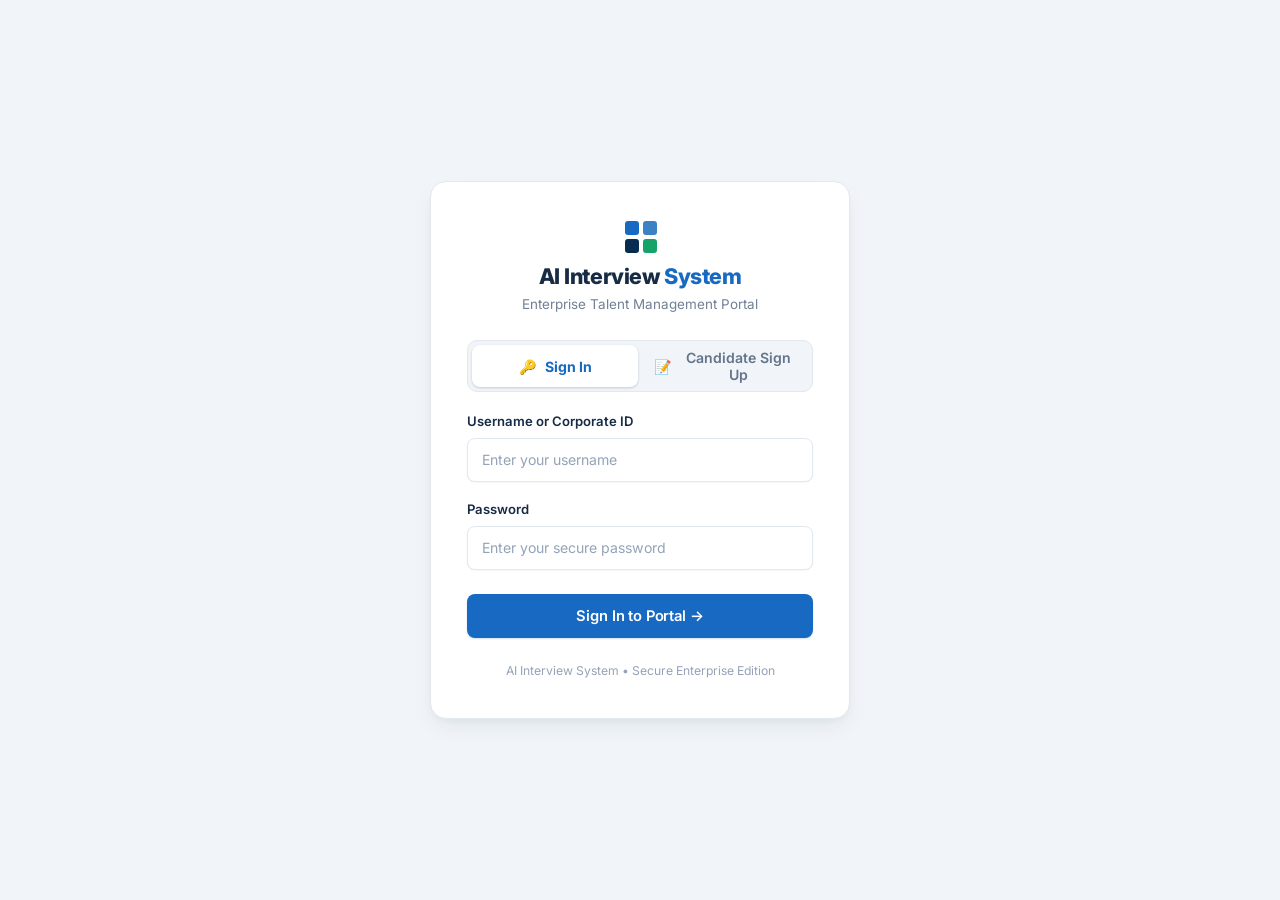
<file: index.html>
<!DOCTYPE html>
<html lang="en">
<head>
    <meta charset="UTF-8" />
    <meta http-equiv="refresh" content="0; url=Frontend/index.html" />
    <title>AI Interview Management System</title>
    <script>
        window.location.replace("Frontend/index.html");
    </script>
</head>
<body style="font-family: -apple-system, BlinkMacSystemFont, 'Segoe UI', Roboto, sans-serif; display: flex; justify-content: center; align-items: center; height: 100vh; margin: 0; background: #f7fafc; color: #4a5568;">
    <div style="text-align: center;">
        <h2>AI Interview Management System</h2>
        <p>Loading application... If you are not redirected automatically, <a href="Frontend/index.html" style="color: #3182ce; font-weight: 600;">click here to sign in</a>.</p>
    </div>
</body>
</html>
</file>
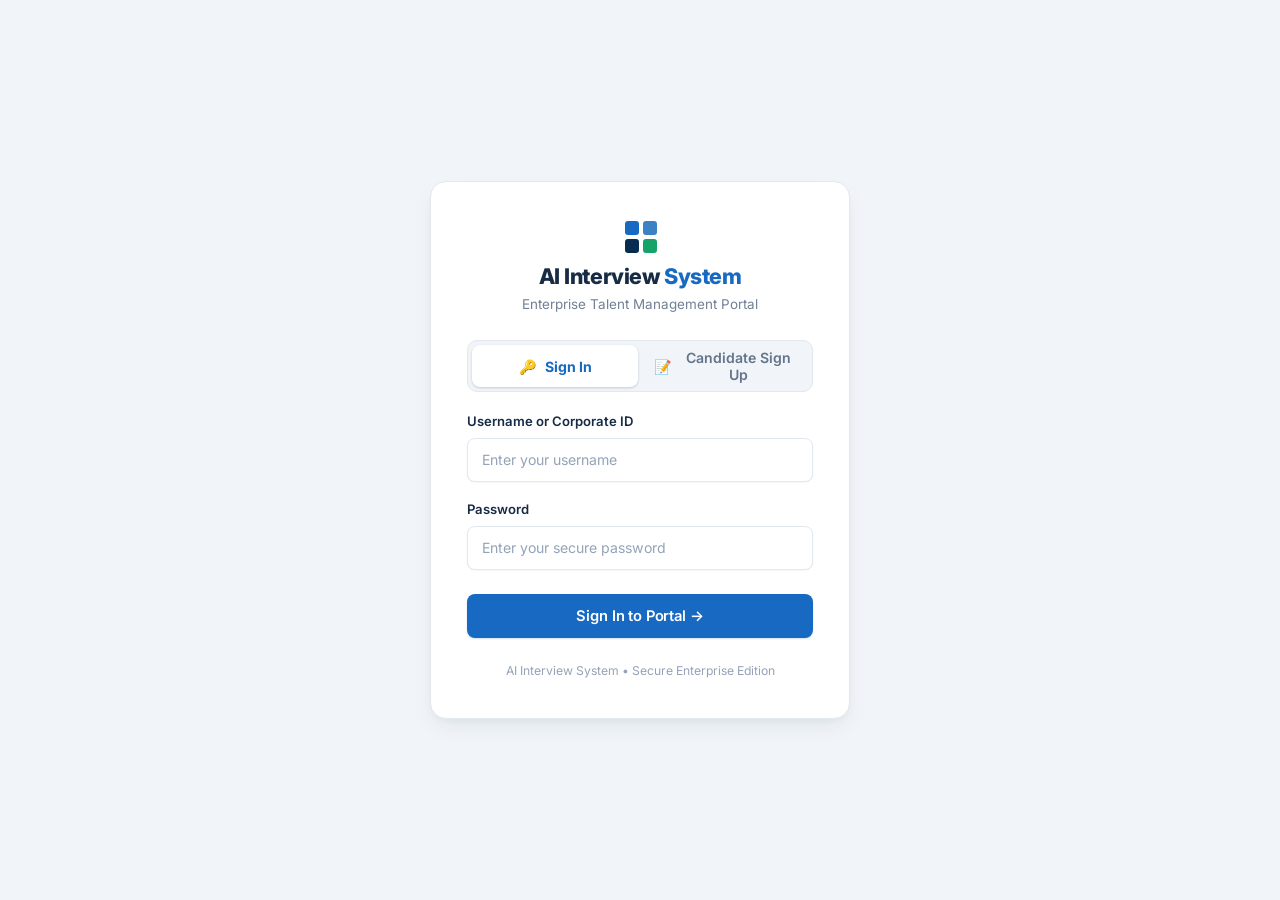
<file: Frontend/index.html>
<!DOCTYPE html>
<html lang="en">
<head>
    <meta charset="UTF-8" />
    <meta name="viewport" content="width=device-width, initial-scale=1.0" />
    <title>Sign In - AI Interview System</title>
    <link rel="icon" type="image/x-icon" href="favicon.ico" />
    <link rel="preconnect" href="https://fonts.googleapis.com" />
    <link rel="preconnect" href="https://fonts.gstatic.com" crossorigin />
    <link href="https://fonts.googleapis.com/css2?family=Inter:wght@400;500;600;700;800&display=swap" rel="stylesheet" />
    <link rel="stylesheet" href="css/style.css?v=3.1" />

    <!-- Embedded High-Specificity Rules to Guarantee Exact Rendering Regardless of Browser Cache -->
    <style>
        .auth-segmented-control {
            display: grid !important;
            grid-template-columns: 1fr 1fr !important;
            background-color: #F1F5F9 !important;
            border: 1px solid #E2E8F0 !important;
            border-radius: 10px !important;
            padding: 4px !important;
            margin-bottom: 20px !important;
            gap: 4px !important;
        }
        .auth-tab-btn {
            display: flex !important;
            align-items: center !important;
            justify-content: center !important;
            gap: 8px !important;
            height: 42px !important;
            padding: 0 12px !important;
            border: none !important;
            background: transparent !important;
            border-radius: 8px !important;
            font-size: 0.88rem !important;
            font-weight: 600 !important;
            color: #64748B !important;
            cursor: pointer !important;
            transition: all 0.18s ease !important;
            font-family: inherit !important;
            outline: none !important;
            user-select: none !important;
        }
        .auth-tab-btn:hover {
            color: #0F172A !important;
            background-color: rgba(255, 255, 255, 0.6) !important;
        }
        .auth-tab-btn.active {
            background-color: #FFFFFF !important;
            color: #1769C2 !important;
            font-weight: 700 !important;
            box-shadow: 0 1px 3px rgba(8, 43, 80, 0.12), 0 1px 2px rgba(8, 43, 80, 0.08) !important;
        }
        .auth-alert-container {
            min-height: 0;
            margin-bottom: 4px;
        }
        .auth-alert {
            display: flex;
            align-items: flex-start;
            gap: 10px;
            padding: 12px 14px;
            border-radius: 8px;
            font-size: 0.84rem;
            line-height: 1.45;
            margin-bottom: 18px;
            box-sizing: border-box;
            animation: authFadeIn 0.2s ease-out;
        }
        @keyframes authFadeIn {
            from { opacity: 0; transform: translateY(-4px); }
            to { opacity: 1; transform: translateY(0); }
        }
        .auth-alert.error {
            background-color: #FEF2F2 !important;
            border: 1px solid #FECACA !important;
            color: #991B1B !important;
        }
        .auth-alert.success {
            background-color: #ECFDF5 !important;
            border: 1px solid #A7F3D0 !important;
            color: #065F46 !important;
        }
        .auth-alert.info {
            background-color: #EFF6FF !important;
            border: 1px solid #BFDBFE !important;
            color: #1E40AF !important;
        }
        .auth-alert-icon {
            font-size: 1.05rem;
            flex-shrink: 0;
            margin-top: 1px;
        }
        .auth-alert-body {
            flex: 1;
            font-weight: 500;
            word-break: break-word;
        }
        .auth-switch-link-wrap {
            text-align: center;
            margin-top: 16px;
            font-size: 0.85rem;
            color: #64748B;
        }
        .auth-switch-link-wrap a {
            color: #1769C2;
            font-weight: 600;
            text-decoration: none;
            margin-left: 4px;
        }
        .auth-switch-link-wrap a:hover {
            text-decoration: underline;
        }
    </style>
</head>
<body>
    <div class="login-screen-wrapper">
        <div class="login-card">
            <!-- Brand & Product Header -->
            <div class="login-brand-header">
                <div class="login-logo-wrap">
                    <div class="four-square-logo login-logo" title="AI Interview System">
                        <span class="sq-1"></span>
                        <span class="sq-2"></span>
                        <span class="sq-3"></span>
                        <span class="sq-4"></span>
                    </div>
                </div>
                <h1>
                    AI Interview <span>System</span>
                </h1>
                <p>
                    Enterprise Talent Management Portal
                </p>
            </div>

            <!-- Modern Segmented Tab Switcher (Sign In vs Candidate Sign Up) -->
            <div class="auth-segmented-control" id="authTabs" role="tablist">
                <button type="button" class="auth-tab-btn active" id="tabSignInBtn" role="tab" aria-selected="true" aria-controls="loginForm">
                    <span>🔑</span>
                    <span>Sign In</span>
                </button>
                <button type="button" class="auth-tab-btn" id="tabRegisterBtn" role="tab" aria-selected="false" aria-controls="candidateRegisterForm">
                    <span>📝</span>
                    <span>Candidate Sign Up</span>
                </button>
            </div>

            <!-- Dedicated Notification Area for Error / Success / Status Alerts -->
            <div class="auth-alert-container">
                <div id="authAlertBox" class="auth-alert" style="display:none;" role="alert">
                    <span class="auth-alert-icon" id="authAlertIcon">⚠️</span>
                    <div class="auth-alert-body" id="authAlertBody"></div>
                </div>
            </div>

            <!-- 1. Sign In Form -->
            <form id="loginForm" autocomplete="on">
                <div class="login-input-group">
                    <label for="username">Username or Corporate ID</label>
                    <input 
                        type="text" 
                        id="username" 
                        name="username"
                        placeholder="Enter your username" 
                        autocomplete="username" 
                        required 
                    />
                </div>

                <div class="login-input-group">
                    <label for="password">Password</label>
                    <input 
                        type="password" 
                        id="password" 
                        name="password"
                        placeholder="Enter your secure password" 
                        autocomplete="current-password" 
                        required 
                    />
                </div>

                <!-- Submit Button -->
                <button type="submit" class="button login-submit-btn" id="signInSubmitBtn">
                    Sign In to Portal &rarr;
                </button>
            </form>

            <!-- 2. Candidate Sign Up Form -->
            <form id="candidateRegisterForm" style="display:none;" autocomplete="on">
                <div class="login-input-group">
                    <label for="regName">Full Name <span style="color:#E5484D;">*</span></label>
                    <input 
                        type="text" 
                        id="regName" 
                        placeholder="e.g. Jane Doe" 
                        autocomplete="name" 
                        required 
                    />
                </div>

                <div class="login-input-group">
                    <label for="regEmail">Email Address <span style="color:#E5484D;">*</span></label>
                    <input 
                        type="email" 
                        id="regEmail" 
                        placeholder="e.g. jane.doe@example.com" 
                        autocomplete="email" 
                        required 
                    />
                </div>

                <div class="login-input-group">
                    <label for="regPhone">Phone Number</label>
                    <input 
                        type="tel" 
                        id="regPhone" 
                        placeholder="e.g. +1 555-0199" 
                        autocomplete="tel" 
                    />
                </div>

                <div class="login-input-group">
                    <label for="regUsername">Choose Username <span style="color:#E5484D;">*</span></label>
                    <input 
                        type="text" 
                        id="regUsername" 
                        placeholder="e.g. janedoe" 
                        autocomplete="username" 
                        required 
                    />
                </div>

                <div class="login-input-group">
                    <label for="regPassword">Password <span style="color:#E5484D;">*</span></label>
                    <input 
                        type="password" 
                        id="regPassword" 
                        placeholder="Minimum 6 characters" 
                        autocomplete="new-password" 
                        required 
                    />
                </div>

                <div class="login-input-group">
                    <label for="regConfirmPassword">Confirm Password <span style="color:#E5484D;">*</span></label>
                    <input 
                        type="password" 
                        id="regConfirmPassword" 
                        placeholder="Re-enter your password" 
                        autocomplete="new-password" 
                        required 
                    />
                </div>

                <!-- Submit Button -->
                <button type="submit" class="button login-submit-btn" id="regSubmitBtn">
                    Create Candidate Account &rarr;
                </button>

                <!-- Return to Sign In Link -->
                <div class="auth-switch-link-wrap">
                    <span>Already registered?</span>
                    <a href="javascript:void(0)" id="linkReturnSignIn">Sign In &rarr;</a>
                </div>

                <p class="auth-helper-note">
                    ℹ️ Recruiter and Admin accounts are provisioned exclusively by system administrators.
                </p>
            </form>

            <div class="login-footer-text">
                AI Interview System &bull; Secure Enterprise Edition
            </div>
        </div>
    </div>

    <!-- Core Scripts -->
    <script src="js/api.js?v=3.1"></script>
    <script src="js/login.js?v=3.1"></script>
</body>
</html>
</file>
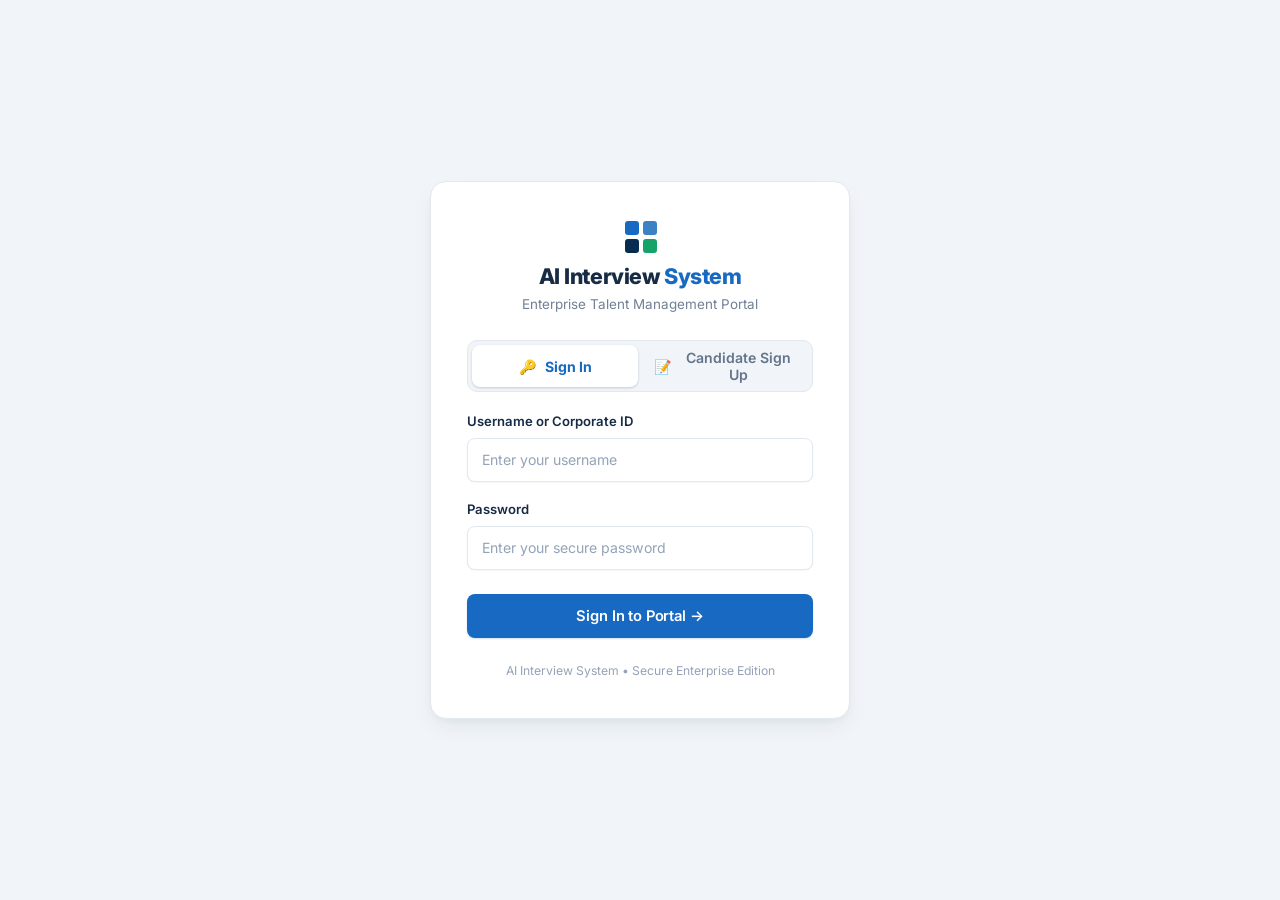
<file: Frontend/candidate.html>
<!DOCTYPE html>
<html lang="en">

<head>
    <meta charset="UTF-8" />
    <meta name="viewport" content="width=device-width, initial-scale=1.0" />
    <title>Candidate Portal — AI Interview System</title>
    <link rel="icon" type="image/x-icon" href="favicon.ico" />
    <link rel="preconnect" href="https://fonts.googleapis.com" />
    <link rel="preconnect" href="https://fonts.gstatic.com" crossorigin />
    <link href="https://fonts.googleapis.com/css2?family=Inter:wght@400;500;600;700;800&display=swap" rel="stylesheet" />
    <link rel="stylesheet" href="css/style.css?v=3.1" />
</head>

<body>
    <div class="app-wrapper">
        <!-- =============================================================
             1. TOP NAVIGATION BAR (CANDIDATE VIEW)
             ============================================================= -->
        <header class="top-navbar">
            <div class="nav-brand-group">
                <div class="four-square-logo" title="AI Interview System">
                    <span class="sq-1"></span>
                    <span class="sq-2"></span>
                    <span class="sq-3"></span>
                    <span class="sq-4"></span>
                </div>
                <div class="brand-text">
                    AI Interview <span>System</span>
                </div>
            </div>

            <!-- Candidate Center Nav (3 Distinct Views) -->
            <nav class="nav-center-menu" id="candidateNavMenu">
                <a href="#application" class="nav-link-item active" id="cNavApplication" data-view="application">
                    My Application
                </a>
                <a href="#interviews" class="nav-link-item" id="cNavInterviews" data-view="interviews">
                    Interviews
                </a>
                <a href="#evaluation" class="nav-link-item" id="cNavEvaluation" data-view="evaluation">
                    Evaluation &amp; Feedback
                </a>
            </nav>

            <!-- Right: Notifications, Profile Pill & Sign Out -->
            <div class="nav-right-group">
                <div class="notifications-wrapper" style="position:relative;">
                    <button type="button" class="nav-icon-btn" id="cNotificationsBellBtn" title="My Notifications" aria-label="Notifications">
                        <span>🔔</span>
                        <span class="nav-icon-badge" id="cNotificationsBadge" style="display:none;">0</span>
                    </button>
                    <!-- Notifications Dropdown -->
                    <div class="notifications-dropdown" id="cNotificationsDropdown" style="display:none;">
                        <div class="notifications-header">
                            <h4>Notifications</h4>
                            <button type="button" id="cMarkAllReadBtn" class="btn-link-sm">Mark all read</button>
                        </div>
                        <div class="notifications-list" id="cNotificationsList">
                            <div class="empty-notif">No new notifications</div>
                        </div>
                    </div>
                </div>

                <div class="nav-profile-pill">
                    <div class="avatar-circle" id="cAvatarCircle">CA</div>
                    <div class="nav-user-info">
                        <span class="nav-username" id="cHeaderUsername">Candidate</span>
                        <span class="nav-role-badge" id="cHeaderRole">CANDIDATE</span>
                    </div>
                </div>

                <button type="button" id="cNavLogout" class="nav-logout-btn" title="Sign Out">
                    <span>🚪</span> Sign Out
                </button>
            </div>
        </header>

        <!-- =============================================================
             2. CANDIDATE PORTAL MAIN CONTENT
             ============================================================= -->
        <main class="main-canvas">
            <!-- Global Toast Alert -->
            <div id="cStatusAlert" class="alert"></div>

            <!-- =========================================================
                 VIEW 1: MY APPLICATION (PROGRESSION & STATUS)
                 ========================================================= -->
            <section id="view-application" class="candidate-view-section active">
                <!-- Welcome & Application Status Banner -->
                <div class="candidate-welcome-card">
                    <div style="display:flex; justify-content:space-between; align-items:flex-start; flex-wrap:wrap; gap:16px;">
                        <div>
                            <h2>Welcome, <span id="candWelcomeName">Candidate</span></h2>
                            <p>Track your interview progress, scheduled rounds, and evaluation feedback in real-time.</p>
                            <div class="candidate-status-chip">
                                <span>Application Status:</span>
                                <strong id="candBannerStatus" style="text-transform:uppercase; letter-spacing:0.04em;">APPLIED</strong>
                            </div>
                        </div>
                    </div>
                </div>

                <!-- 5-STAGE RECRUITMENT PROGRESS STEPPER -->
                <div class="white-card" style="margin-bottom: 24px; padding: 24px 28px;">
                    <div class="card-header-clean" style="margin-bottom: 12px;">
                        <div>
                            <h3 style="margin-bottom:2px;">Recruitment Stage Progression</h3>
                            <p style="color:var(--secondary-text); font-size:0.84rem; margin:0;">Transparent milestone tracking from application submission to final decision</p>
                        </div>
                        <span class="badge badge-applied" id="stepperStatusSummary">Applied</span>
                    </div>

                    <div class="stepper-container">
                        <div class="stepper-progress-bar">
                            <div class="stepper-progress-fill" id="stepperFill" style="width: 0%;"></div>
                        </div>

                        <!-- Step 1: Applied -->
                        <div class="step-node completed" id="stepNode1">
                            <div class="step-circle" id="step1Circle">1</div>
                            <div class="step-label">Applied</div>
                            <div class="step-date" id="step1Date">Submitted</div>
                        </div>

                        <!-- Step 2: Shortlisted -->
                        <div class="step-node" id="stepNode2">
                            <div class="step-circle" id="step2Circle">2</div>
                            <div class="step-label">Shortlisted</div>
                            <div class="step-date" id="step2Date">—</div>
                        </div>

                        <!-- Step 3: Interview Scheduled -->
                        <div class="step-node" id="stepNode3">
                            <div class="step-circle" id="step3Circle">3</div>
                            <div class="step-label">Scheduled</div>
                            <div class="step-date" id="step3Date">—</div>
                        </div>

                        <!-- Step 4: Interviewed -->
                        <div class="step-node" id="stepNode4">
                            <div class="step-circle" id="step4Circle">4</div>
                            <div class="step-label">Interviewed</div>
                            <div class="step-date" id="step4Date">—</div>
                        </div>

                        <!-- Step 5: Final Decision -->
                        <div class="step-node" id="stepNode5">
                            <div class="step-circle" id="step5Circle">5</div>
                            <div class="step-label" id="step5Label">Decision</div>
                            <div class="step-date" id="step5Date">—</div>
                        </div>
                    </div>
                </div>

                <!-- TWO-COLUMN APPLICATION OVERVIEW & STATUS HISTORY -->
                <div class="dashboard-2col" style="margin-bottom: 24px;">
                    <!-- Column 1: Application Profile Details -->
                    <div class="white-card">
                        <div class="card-header-clean">
                            <h3>Application Details</h3>
                            <span class="badge badge-shortlisted">Candidate Profile</span>
                        </div>

                        <div class="candidate-profile-grid" style="margin-top: 14px;">
                            <div class="profile-grid-item">
                                <div class="label">Full Name</div>
                                <div class="value" id="candDetailName">—</div>
                            </div>
                            <div class="profile-grid-item">
                                <div class="label">Email Address</div>
                                <div class="value" id="candDetailEmail">—</div>
                            </div>
                            <div class="profile-grid-item">
                                <div class="label">Contact Phone</div>
                                <div class="value" id="candDetailPhone">Not provided</div>
                            </div>
                            <div class="profile-grid-item">
                                <div class="label">Target Position</div>
                                <div class="value" id="candDetailRole">Software Engineer</div>
                            </div>
                            <div class="profile-grid-item">
                                <div class="label">Experience Level</div>
                                <div class="value" id="candDetailExp">Experienced</div>
                            </div>
                            <div class="profile-grid-item">
                                <div class="label">Submitted Date</div>
                                <div class="value" id="candDetailDate">—</div>
                            </div>
                        </div>

                        <div style="margin-top: 16px; background:#F8FAFC; border:1px solid #E2E8F0; border-radius:8px; padding:12px 14px;">
                            <div style="font-size:0.72rem; font-weight:600; color:var(--muted-text); text-transform:uppercase; letter-spacing:0.04em; margin-bottom:6px;">Skills &amp; Expertise</div>
                            <div id="candDetailSkills" style="font-size:0.88rem; color:var(--dark-navy); font-weight:500;">
                                Software Engineering, Problem Solving
                            </div>
                        </div>
                    </div>

                    <!-- Column 2: Status History Timeline -->
                    <div class="white-card">
                        <div class="card-header-clean">
                            <div>
                                <h3 style="margin-bottom:2px;">Status History &amp; Remarks</h3>
                                <p style="color:var(--secondary-text); font-size:0.82rem; margin:0;">Transparent chronological timeline of your application updates</p>
                            </div>
                            <span class="badge badge-applied">Audit Trail</span>
                        </div>

                        <div id="cStatusHistoryTimeline" style="margin-top:12px; max-height:420px; overflow-y:auto; padding-right:6px;">
                            <p style="color:var(--secondary-text); padding:24px; text-align:center;">Loading progression history...</p>
                        </div>
                    </div>
                </div>
            </section>

            <!-- =========================================================
                 VIEW 2: INTERVIEWS (UPCOMING & COMPLETED)
                 ========================================================= -->
            <section id="view-interviews" class="candidate-view-section">
                <!-- Interviews View Header Banner -->
                <div class="white-card" style="margin-bottom: 24px; padding: 22px 28px;">
                    <div class="card-header-clean" style="margin-bottom: 0; border-bottom: none; padding-bottom: 0;">
                        <div>
                            <h2 style="font-size:1.35rem; font-weight:800; color:var(--dark-navy); margin-bottom:4px;">My Interview Sessions</h2>
                            <p style="color:var(--secondary-text); font-size:0.9rem; margin:0;">
                                Monitor all scheduled upcoming interview rounds and review past interview records.
                            </p>
                        </div>
                        <span class="badge badge-scheduled" id="totalInterviewsBadge">0 Sessions</span>
                    </div>
                </div>

                <!-- Section 1: Upcoming Interviews -->
                <div class="white-card" style="margin-bottom: 24px;">
                    <div class="card-header-clean">
                        <div>
                            <h3 style="margin-bottom:2px;">Upcoming Interviews</h3>
                            <p style="color:var(--secondary-text); font-size:0.82rem; margin:0;">Confirmed upcoming interview sessions requiring your preparation</p>
                        </div>
                        <span class="badge badge-scheduled" id="upcomingCountBadge">0 Upcoming</span>
                    </div>

                    <div id="cUpcomingInterviewsList" style="display:flex; flex-direction:column; gap:14px; margin-top:14px;">
                        <p style="color:var(--secondary-text); padding:24px; text-align:center;">Loading upcoming interviews...</p>
                    </div>
                </div>

                <!-- Section 2: Completed Interviews -->
                <div class="white-card">
                    <div class="card-header-clean">
                        <div>
                            <h3 style="margin-bottom:2px;">Past &amp; Completed Interviews</h3>
                            <p style="color:var(--secondary-text); font-size:0.82rem; margin:0;">Historical interview rounds conducted with recruiter feedback status</p>
                        </div>
                        <span class="badge badge-hired" id="completedCountBadge">0 Completed</span>
                    </div>

                    <div id="cCompletedInterviewsList" style="display:flex; flex-direction:column; gap:14px; margin-top:14px;">
                        <p style="color:var(--secondary-text); padding:24px; text-align:center;">Loading past interviews...</p>
                    </div>
                </div>
            </section>

            <!-- =========================================================
                 VIEW 3: EVALUATION & FEEDBACK
                 ========================================================= -->
            <section id="view-evaluation" class="candidate-view-section">
                <!-- Evaluation View Header Banner -->
                <div class="white-card" style="margin-bottom: 24px; padding: 22px 28px;">
                    <div class="card-header-clean" style="margin-bottom: 0; border-bottom: none; padding-bottom: 0;">
                        <div>
                            <h2 style="font-size:1.35rem; font-weight:800; color:var(--dark-navy); margin-bottom:4px;">Evaluation Feedback &amp; AI Insights</h2>
                            <p style="color:var(--secondary-text); font-size:0.9rem; margin:0;">
                                Verified performance scores across core competency metrics and synthesized evaluation feedback.
                            </p>
                        </div>
                        <span class="badge badge-applied" id="overallRecommendationBadge">Pending Evaluation</span>
                    </div>
                </div>

                <!-- Evaluation Content Area -->
                <div class="white-card" id="evaluationContainer">
                    <div id="cEvaluationContent" style="padding: 10px 0;">
                        <p style="color:var(--secondary-text); padding:28px; text-align:center;">Loading evaluation details...</p>
                    </div>
                </div>
            </section>
        </main>
    </div>

    <!-- Cache-busting scripts to prevent browser caching of old versions -->
    <script src="js/api.js?v=3.2"></script>
    <script src="js/candidate.js?v=3.2"></script>
</body>

</html>
</file>
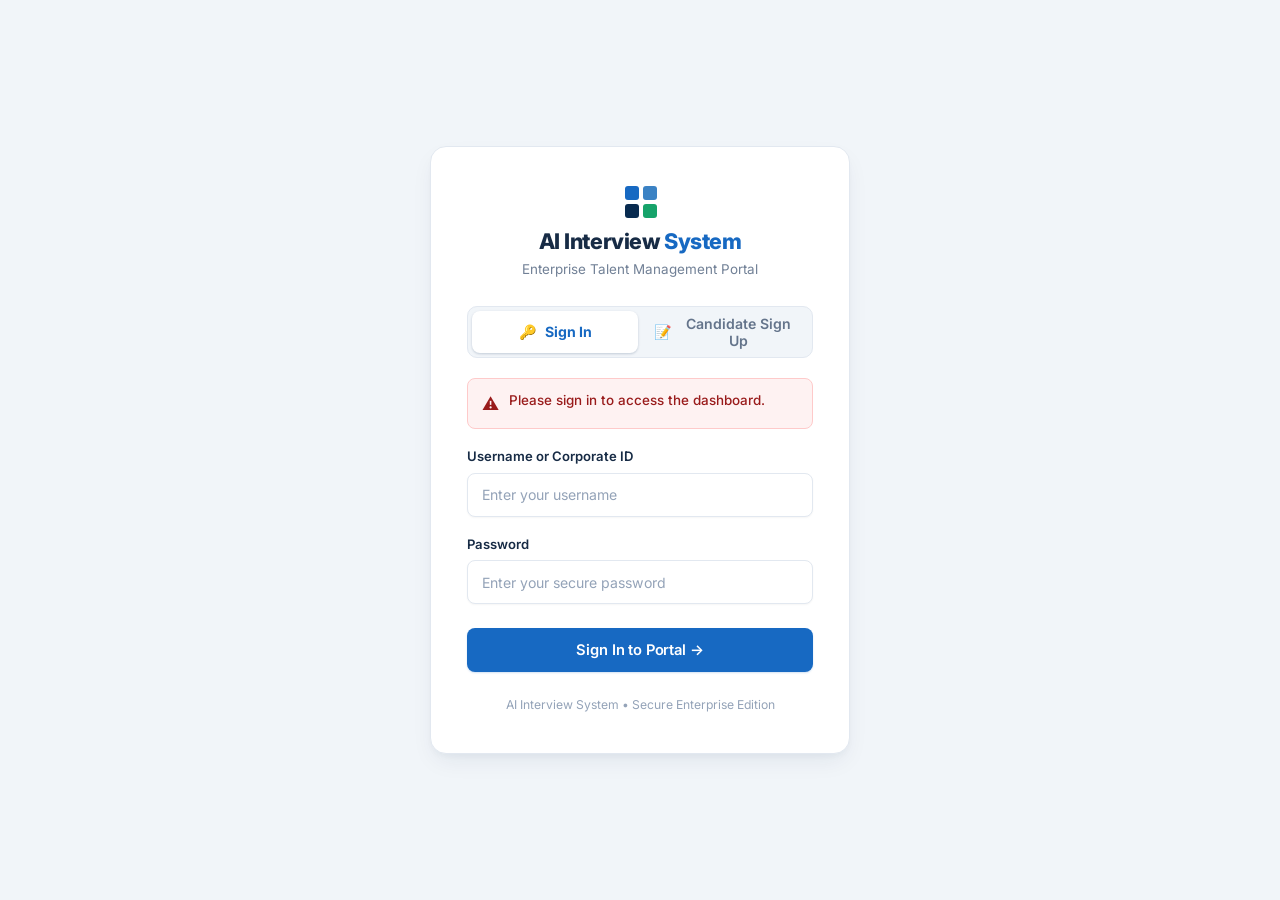
<file: Frontend/dashboard.html>
<!DOCTYPE html>
<html lang="en">

<head>
    <meta charset="UTF-8" />
    <meta name="viewport" content="width=device-width, initial-scale=1.0" />
    <title>AI Interview Management System — Enterprise Dashboard</title>
    <link rel="icon" type="image/x-icon" href="favicon.ico" />
    <link rel="preconnect" href="https://fonts.googleapis.com" />
    <link rel="preconnect" href="https://fonts.gstatic.com" crossorigin />
    <link href="https://fonts.googleapis.com/css2?family=Inter:wght@400;500;600;700;800&display=swap"
        rel="stylesheet" />
    <link rel="stylesheet" href="css/style.css" />
</head>

<body>
    <div class="app-wrapper">
        <!-- =============================================================
             1. HORIZONTAL TOP NAVIGATION BAR (NO SIDEBAR)
             ============================================================= -->
        <header class="top-navbar">
            <!-- Left: Four-Square Logo & Branding -->
            <div class="nav-brand-group" onclick="navigateTo('dashboard')">
                <div class="four-square-logo" title="AI Interview System">
                    <span class="sq-1"></span>
                    <span class="sq-2"></span>
                    <span class="sq-3"></span>
                    <span class="sq-4"></span>
                </div>
                <div class="brand-text">
                    AI Interview <span>System</span>
                </div>
            </div>

            <!-- Center Navigation Menu -->
            <nav class="nav-center-menu" id="navCenterMenu">
                <a href="#dashboard" id="nav-dashboard" class="nav-link-item active">
                    Overview
                </a>
                <a href="#candidates" id="nav-candidates" class="nav-link-item">
                    Candidates
                </a>
                <a href="#interviews" id="nav-interviews" class="nav-link-item">
                    Interviews
                </a>
                <a href="#feedback" id="nav-feedback" class="nav-link-item">
                    Feedback
                </a>
                <a href="#predictions" id="nav-predictions" class="nav-link-item">
                    Predictions
                </a>
                <a href="#reports" id="nav-reports" class="nav-link-item">
                    Reports
                </a>
                <a href="#recruiters" id="nav-recruiters" class="nav-link-item admin-only-tab" style="display:none;">
                    Recruiters
                </a>
            </nav>

            <!-- Right: Notifications, Admin Profile Pill & Actions -->
            <div class="nav-right-group">
                <div class="notifications-wrapper" style="position:relative;">
                    <button type="button" class="nav-icon-btn" id="notificationsBellBtn" title="System Notifications">
                        <span>🔔</span>
                        <span class="nav-icon-badge" id="notificationsBadge" style="display:none;">0</span>
                    </button>
                    <!-- Dropdown Panel -->
                    <div class="notifications-dropdown" id="notificationsDropdown" style="display:none;">
                        <div class="notifications-header">
                            <h4>Notifications</h4>
                            <button type="button" id="markAllReadBtn" class="btn-link-sm">Mark all read</button>
                        </div>
                        <div class="notifications-list" id="notificationsList">
                            <div class="empty-notif">No new notifications</div>
                        </div>
                    </div>
                </div>

                <div class="nav-profile-pill">
                    <div class="avatar-circle" id="headerAvatarCircle">AD</div>
                    <div class="nav-user-info">
                        <span class="nav-username" id="headerUsername">Admin</span>
                        <span class="nav-role-badge" id="headerUserRole">ADMIN</span>
                    </div>
                </div>

                <button type="button" id="nav-logout" class="nav-logout-btn" title="Sign Out of Portal">
                    <span>🚪</span> Sign Out
                </button>

                <button type="button" class="mobile-menu-btn" id="mobileMenuBtn" title="Toggle Menu">
                    ☰
                </button>
            </div>
        </header>

        <!-- =============================================================
             2. MAIN CONTENT CANVAS
             ============================================================= -->
        <main class="main-canvas">
            <!-- Global Page Header (Welcome message, Date Filter) -->
            <div class="page-header-row">
                <div class="page-title-group">
                    <h1 id="pageTitle">Recruitment Operations Dashboard</h1>
                    <div class="page-welcome-sub" id="headerSubtitle">
                        Good morning, <strong id="welcomeUserGreeting">Admin</strong> 👋 &bull; Real-time recruitment
                        analytics and evaluation pipeline
                    </div>
                </div>

                <div class="page-header-actions">
                    <button type="button" class="btn-export-report" id="btnExportReport" title="Export recruitment report data">
                        <span>📥</span> Export Report
                    </button>
                    <div class="date-filter-pill" title="Filter dashboard by date range">
                        <span>📅</span>
                        <select id="dateFilterSelect" class="date-filter-select" aria-label="Filter dashboard by date range">
                            <option value="7">Last 7 Days</option>
                            <option value="30" selected>Last 30 Days</option>
                            <option value="90">Last 90 Days</option>
                            <option value="all">All Time</option>
                        </select>
                    </div>
                </div>
            </div>

            <!-- Global Toast / Alert Banner -->
            <div id="statusAlert" class="alert"></div>

            <!-- Hidden compatibility storage for legacy JS stat hooks -->
            <div class="hidden-stats-storage">
                <span id="stat-completed-interviews">0</span>
                <span id="stat-pending-interviews">0</span>
                <span id="stat-selected-candidates">0</span>
                <span id="stat-rejected-candidates">0</span>
            </div>

            <!-- =============================================================
                 SECTION 1: OVERVIEW DASHBOARD (Operations Grid + Pipeline & Activity)
                 ============================================================= -->
            <section id="section-dashboard" class="content-section active">
                <!-- TOP KPI GRID: 9 Core Metrics Required for Admin Overview -->
                <div class="kpi-grid-ops" style="display: grid; grid-template-columns: repeat(auto-fit, minmax(210px, 1fr)); gap: 16px; margin-bottom: 24px;">
                    <!-- KPI 1: Total Candidates -->
                    <div class="kpi-card">
                        <div class="kpi-top">
                            <span class="kpi-title">Total Candidates</span>
                            <div class="kpi-icon-chip kpi-icon-blue">👥</div>
                        </div>
                        <div class="kpi-value" id="stat-total-candidates">0</div>
                        <div class="kpi-footer">
                            <span class="kpi-trend-pill positive">Talent Pool</span>
                            <span>All registrations</span>
                        </div>
                    </div>

                    <!-- KPI 2: Applied Candidates -->
                    <div class="kpi-card">
                        <div class="kpi-top">
                            <span class="kpi-title">Applied</span>
                            <div class="kpi-icon-chip kpi-icon-blue">📥</div>
                        </div>
                        <div class="kpi-value" id="stat-applied-candidates">0</div>
                        <div class="kpi-footer">
                            <span class="kpi-trend-pill neutral">Initial stage</span>
                            <span>Awaiting screening</span>
                        </div>
                    </div>

                    <!-- KPI 3: Shortlisted Candidates -->
                    <div class="kpi-card">
                        <div class="kpi-top">
                            <span class="kpi-title">Shortlisted</span>
                            <div class="kpi-icon-chip kpi-icon-blue">⭐</div>
                        </div>
                        <div class="kpi-value" id="stat-shortlisted-candidates">0</div>
                        <div class="kpi-footer">
                            <span class="kpi-trend-pill positive">Screened</span>
                            <span>Ready for rounds</span>
                        </div>
                    </div>

                    <!-- KPI 4: Scheduled Interviews -->
                    <div class="kpi-card">
                        <div class="kpi-top">
                            <span class="kpi-title">Scheduled Interviews</span>
                            <div class="kpi-icon-chip kpi-icon-amber">📅</div>
                        </div>
                        <div class="kpi-value" id="stat-scheduled-interviews">0</div>
                        <div class="kpi-footer">
                            <span class="kpi-trend-pill neutral">Upcoming</span>
                            <span>Active rounds</span>
                        </div>
                    </div>

                    <!-- KPI 5: Completed Interviews -->
                    <div class="kpi-card">
                        <div class="kpi-top">
                            <span class="kpi-title">Completed Interviews</span>
                            <div class="kpi-icon-chip kpi-icon-purple">✓</div>
                        </div>
                        <div class="kpi-value" id="stat-completed-interviews">0</div>
                        <div class="kpi-footer">
                            <span class="kpi-trend-pill positive">Finished</span>
                            <span>Concluded sessions</span>
                        </div>
                    </div>

                    <!-- KPI 6: Selected Candidates -->
                    <div class="kpi-card">
                        <div class="kpi-top">
                            <span class="kpi-title">Selected</span>
                            <div class="kpi-icon-chip kpi-icon-green">🎯</div>
                        </div>
                        <div class="kpi-value" id="stat-selected-candidates">0</div>
                        <div class="kpi-footer">
                            <span class="kpi-trend-pill positive">Hired</span>
                            <span>Successful offers</span>
                        </div>
                    </div>

                    <!-- KPI 7: Rejected Candidates -->
                    <div class="kpi-card">
                        <div class="kpi-top">
                            <span class="kpi-title">Rejected</span>
                            <div class="kpi-icon-chip kpi-icon-red">✗</div>
                        </div>
                        <div class="kpi-value" id="stat-rejected-candidates">0</div>
                        <div class="kpi-footer">
                            <span class="kpi-trend-pill neutral">Closed</span>
                            <span>Disqualified pool</span>
                        </div>
                    </div>

                    <!-- KPI 8: Total Recruiters -->
                    <div class="kpi-card">
                        <div class="kpi-top">
                            <span class="kpi-title">Total Recruiters</span>
                            <div class="kpi-icon-chip kpi-icon-purple">👤</div>
                        </div>
                        <div class="kpi-value" id="stat-total-recruiters">0</div>
                        <div class="kpi-footer">
                            <span class="kpi-trend-pill positive">Evaluators</span>
                            <span>Active team</span>
                        </div>
                    </div>

                    <!-- KPI 9: Pending Feedback -->
                    <div class="kpi-card">
                        <div class="kpi-top">
                            <span class="kpi-title">Pending Feedback</span>
                            <div class="kpi-icon-chip kpi-icon-amber">📝</div>
                        </div>
                        <div class="kpi-value" id="stat-pending-feedback">0</div>
                        <div class="kpi-footer">
                            <span class="kpi-trend-pill neutral">Awaiting</span>
                            <span>Completed rounds</span>
                        </div>
                    </div>
                </div>

                <!-- TWO-COLUMN DASHBOARD OVERVIEW (Balanced Layout) -->
                <div class="dashboard-2col">
                    <!-- COLUMN 1 (LEFT): Recruitment Pipeline Health -->
                    <div class="white-card">
                        <div class="card-header-clean">
                            <h3>Recruitment Pipeline Health</h3>
                            <span class="pipeline-total-badge" id="pipelineActiveTotalBadge">0 Candidates Total</span>
                        </div>

                        <!-- Horizontal Segmented Progress Bar -->
                        <div class="segmented-progress-bar" title="Overall Pipeline Distribution">
                            <span class="seg-applied" id="seg-applied" style="width: 25%;"></span>
                            <span class="seg-shortlisted" id="seg-shortlisted" style="width: 25%;"></span>
                            <span class="seg-scheduled" id="seg-scheduled" style="width: 15%;"></span>
                            <span class="seg-interviewed" id="seg-interviewed" style="width: 15%;"></span>
                            <span class="seg-selected" id="seg-selected" style="width: 10%;"></span>
                            <span class="seg-rejected" id="seg-rejected" style="width: 10%;"></span>
                        </div>

                        <!-- Stage by Stage Breakdown -->
                        <div class="pipeline-flow-list">
                            <!-- Applied -->
                            <div class="pipeline-stage-row">
                                <div class="stage-label-group">
                                    <span class="stage-color-dot" style="background:#3B82C4;"></span>
                                    <span>Applied</span>
                                </div>
                                <div class="stage-count-group">
                                    <span class="stage-count-val" id="pipe-applied-count">0 (0%)</span>
                                    <div class="stage-mini-bar-wrap">
                                        <div class="stage-mini-bar" id="pipe-applied-bar"
                                            style="background:#3B82C4; width:0%;"></div>
                                    </div>
                                </div>
                            </div>

                            <!-- Shortlisted -->
                            <div class="pipeline-stage-row">
                                <div class="stage-label-group">
                                    <span class="stage-color-dot" style="background:#0EA5E9;"></span>
                                    <span>Shortlisted</span>
                                </div>
                                <div class="stage-count-group">
                                    <span class="stage-count-val" id="pipe-shortlisted-count">0 (0%)</span>
                                    <div class="stage-mini-bar-wrap">
                                        <div class="stage-mini-bar" id="pipe-shortlisted-bar"
                                            style="background:#0EA5E9; width:0%;"></div>
                                    </div>
                                </div>
                            </div>

                            <!-- Scheduled -->
                            <div class="pipeline-stage-row">
                                <div class="stage-label-group">
                                    <span class="stage-color-dot" style="background:#F59E0B;"></span>
                                    <span>Scheduled</span>
                                </div>
                                <div class="stage-count-group">
                                    <span class="stage-count-val" id="pipe-scheduled-count">0 (0%)</span>
                                    <div class="stage-mini-bar-wrap">
                                        <div class="stage-mini-bar" id="pipe-scheduled-bar"
                                            style="background:#F59E0B; width:0%;"></div>
                                    </div>
                                </div>
                            </div>

                            <!-- Interviewed -->
                            <div class="pipeline-stage-row">
                                <div class="stage-label-group">
                                    <span class="stage-color-dot" style="background:#8B5CF6;"></span>
                                    <span>Interviewed</span>
                                </div>
                                <div class="stage-count-group">
                                    <span class="stage-count-val" id="pipe-interviewed-count">0 (0%)</span>
                                    <div class="stage-mini-bar-wrap">
                                        <div class="stage-mini-bar" id="pipe-interviewed-bar"
                                            style="background:#8B5CF6; width:0%;"></div>
                                    </div>
                                </div>
                            </div>

                            <!-- Selected -->
                            <div class="pipeline-stage-row">
                                <div class="stage-label-group">
                                    <span class="stage-color-dot" style="background:#16A36A;"></span>
                                    <span>Selected (Hired)</span>
                                </div>
                                <div class="stage-count-group">
                                    <span class="stage-count-val" id="pipe-selected-count">0 (0%)</span>
                                    <div class="stage-mini-bar-wrap">
                                        <div class="stage-mini-bar" id="pipe-selected-bar"
                                            style="background:#16A36A; width:0%;"></div>
                                    </div>
                                </div>
                            </div>

                            <!-- Rejected -->
                            <div class="pipeline-stage-row">
                                <div class="stage-label-group">
                                    <span class="stage-color-dot" style="background:#E5484D;"></span>
                                    <span>Rejected</span>
                                </div>
                                <div class="stage-count-group">
                                    <span class="stage-count-val" id="pipe-rejected-count">0 (0%)</span>
                                    <div class="stage-mini-bar-wrap">
                                        <div class="stage-mini-bar" id="pipe-rejected-bar"
                                            style="background:#E5484D; width:0%;"></div>
                                    </div>
                                </div>
                            </div>
                        </div>
                    </div>

                    <!-- COLUMN 2 (CENTER): AI Match Quality & Evaluator Metrics -->
                    <div class="white-card">
                        <div class="card-header-clean">
                            <h3>AI Match Quality &amp; Scoring</h3>
                            <span class="badge badge-shortlisted">Real Evaluation</span>
                        </div>

                        <div class="match-quality-summary">
                            <div class="match-score-big" id="overallMatchQualityBig">88%</div>
                            <div class="match-score-label">Overall Match Index</div>
                        </div>

                        <div class="analytics-meters-list">
                            <!-- Interview Completion Rate -->
                            <div class="meter-item">
                                <div class="meter-meta">
                                    <span>Interview Completion Rate</span>
                                    <span id="analytics-completion-rate">0%</span>
                                </div>
                                <div class="meter-track">
                                    <div class="meter-fill" id="meterCompletionFill"
                                        style="background:var(--primary-blue); width:0%;"></div>
                                </div>
                            </div>

                            <!-- Candidate Selection Ratio -->
                            <div class="meter-item">
                                <div class="meter-meta">
                                    <span>Candidate Selection Ratio</span>
                                    <span id="analytics-selection-rate">0%</span>
                                </div>
                                <div class="meter-track">
                                    <div class="meter-fill" id="meterSelectionFill"
                                        style="background:var(--status-green); width:0%;"></div>
                                </div>
                            </div>

                            <!-- Technical Competency -->
                            <div class="meter-item">
                                <div class="meter-meta">
                                    <span>Evaluator Technical Rating</span>
                                    <span id="meterTechAvg">8.5 / 10</span>
                                </div>
                                <div class="meter-track">
                                    <div class="meter-fill" style="background:var(--secondary-blue); width:85%;"></div>
                                </div>
                            </div>

                            <!-- Problem Solving Index -->
                            <div class="meter-item">
                                <div class="meter-meta">
                                    <span>Problem Solving Competency</span>
                                    <span id="meterProbAvg">8.4 / 10</span>
                                </div>
                                <div class="meter-track">
                                    <div class="meter-fill" style="background:var(--status-purple); width:84%;"></div>
                                </div>
                            </div>
                        </div>
                    </div>
                </div>

            </section>

            <!-- =============================================================
                 SECTION 2: MANAGE CANDIDATES
                 ============================================================= -->
            <section id="section-candidates" class="content-section">
                <!-- Candidate Directory Table Card -->
                <div class="card">
                    <div class="table-toolbar">
                        <div>
                            <h3>Candidate Directory</h3>
                            <p class="card-subtitle" style="margin-bottom:0;">Active candidate profiles with real-time
                                recruitment progression status</p>
                        </div>
                        <div style="display:flex; gap:10px; align-items:center; flex-wrap:wrap;">
                            <div class="search-input-group">
                                <span class="search-icon-chip">🔍</span>
                                <input type="text" id="candSearchInput" placeholder="Search by name or email..." />
                            </div>
                            <select id="candStatusFilter">
                                <option value="">All Statuses</option>
                                <option value="applied">Applied</option>
                                <option value="shortlisted">Shortlisted</option>
                                <option value="scheduled">Scheduled</option>
                                <option value="interviewed">Interviewed</option>
                                <option value="selected">Selected</option>
                                <option value="rejected">Rejected</option>
                            </select>
                            <button type="button" class="button btn-secondary btn-sm" onclick="loadCandidates()">
                                <span>↻</span> Refresh
                            </button>
                        </div>
                    </div>

                    <div class="table-responsive">
                        <table>
                            <thead>
                                <tr>
                                    <th>Candidate ID</th>
                                    <th>Candidate Name</th>
                                    <th>Email Address</th>
                                    <th>Assigned Recruiter</th>
                                    <th>Status</th>
                                    <th style="text-align:right;">Actions</th>
                                </tr>
                            </thead>
                            <tbody id="candidatesTableBody">
                                <tr>
                                    <td colspan="6" style="text-align:center; color:#718096; padding:24px;">Loading
                                        candidates...</td>
                                </tr>
                            </tbody>
                        </table>
                    </div>
                </div>
            </section>

            <!-- =============================================================
                 SECTION 3: SCHEDULE INTERVIEWS
                 ============================================================= -->
            <section id="section-interviews" class="content-section">
                <!-- Schedule Session Card -->
                <div class="card">
                    <div class="card-header-bar">
                        <div>
                            <h3>Schedule Interview Session</h3>
                            <p class="card-subtitle" style="margin-bottom:0;">Book candidate interview rounds and assign
                                internal evaluators</p>
                        </div>
                    </div>
                    <form id="scheduleInterviewForm">
                        <div class="form-row">
                            <div class="form-group">
                                <label for="interviewCandidateSelect">Candidate <span
                                        class="required-star">*</span></label>
                                <select id="interviewCandidateSelect" required>
                                    <option value="">-- Select Candidate --</option>
                                </select>
                            </div>
                            <div class="form-group">
                                <label for="interviewInterviewerSelect">Assigned Evaluator (Recruiter) <span class="required-star">*</span></label>
                                <select id="interviewInterviewerSelect" required>
                                    <option value="">-- Select Recruiter / Evaluator --</option>
                                </select>
                            </div>
                        </div>
                        <div class="form-row">
                            <div class="form-group">
                                <label for="interviewDateTime">Date &amp; Time <span
                                        class="required-star">*</span></label>
                                <input type="datetime-local" id="interviewDateTime" required />
                            </div>
                            <div class="form-group">
                                <label for="interviewRound">Interview Round <span class="required-star">*</span></label>
                                <input type="number" id="interviewRound" min="1" max="10" value="1" required />
                            </div>
                        </div>
                        <div>
                            <button type="submit" class="button" id="btnScheduleInterview">
                                <span>📅</span> Schedule Interview Session
                            </button>
                        </div>
                    </form>
                </div>

                <!-- Scheduled Interviews Table Card -->
                <div class="card">
                    <div class="table-toolbar">
                        <div>
                            <h3>Scheduled Interviews</h3>
                            <p class="card-subtitle" style="margin-bottom:0;">Track upcoming and completed interview
                                sessions</p>
                        </div>
                        <button type="button" class="button btn-secondary btn-sm" onclick="loadInterviews()">
                            <span>↻</span> Refresh
                        </button>
                    </div>

                    <div class="table-responsive">
                        <table>
                            <thead>
                                <tr>
                                    <th>Session ID</th>
                                    <th>Candidate</th>
                                    <th>Evaluator</th>
                                    <th>Scheduled Time</th>
                                    <th>Round</th>
                                    <th>Status</th>
                                    <th style="text-align:right;">Actions</th>
                                </tr>
                            </thead>
                            <tbody id="interviewsTableBody">
                                <tr>
                                    <td colspan="7" style="text-align:center; color:#718096; padding:24px;">Loading
                                        interviews...</td>
                                </tr>
                            </tbody>
                        </table>
                    </div>
                </div>
            </section>

            <!-- =============================================================
                 SECTION 4: RECRUITER EVALUATION FEEDBACK (READ ONLY)
                 ============================================================= -->
            <section id="section-feedback" class="content-section">
                <div class="card">
                    <div class="table-toolbar" style="flex-wrap:wrap; gap:14px;">
                        <div>
                            <div style="display:flex; align-items:center; gap:10px;">
                                <h3>Recruiter Evaluation Feedback</h3>
                                <span class="badge badge-applied" style="background:#EFF6FF; color:#1D4ED8; border:1px solid #BFDBFE;">🔒 READ ONLY</span>
                            </div>
                            <p class="card-subtitle" style="margin-top:4px; margin-bottom:0;">
                                Read-only archive of verified evaluation scorecards submitted exclusively by designated interview evaluators across all rounds.
                            </p>
                        </div>
                        <div style="display:flex; gap:10px; align-items:center; flex-wrap:wrap;">
                            <div class="search-input-group">
                                <span class="search-icon-chip">🔍</span>
                                <input type="text" id="fbSearchInput" placeholder="Search by candidate, email, or evaluator..." />
                            </div>
                            <select id="fbRoundFilter" style="border-radius: var(--radius-sm); border: 1px solid var(--border-color); padding: 8px 12px; font-size: 0.875rem;">
                                <option value="">All Rounds</option>
                                <option value="1">Round 1</option>
                                <option value="2">Round 2</option>
                                <option value="3">Round 3</option>
                                <option value="4">Round 4</option>
                                <option value="5">Round 5</option>
                            </select>
                            <button type="button" class="button btn-secondary btn-sm" onclick="loadFeedbackHistory()">
                                <span>↻</span> Refresh
                            </button>
                        </div>
                    </div>

                    <div class="table-responsive">
                        <table>
                            <thead>
                                <tr>
                                    <th>Candidate</th>
                                    <th>Session &amp; Round</th>
                                    <th>Evaluator (Recruiter)</th>
                                    <th>Technical</th>
                                    <th>Communication</th>
                                    <th>Problem Solving</th>
                                    <th>Average</th>
                                    <th>Strengths &amp; Growth Areas</th>
                                    <th>Submitted</th>
                                    <th style="text-align:right;">Scorecard</th>
                                </tr>
                            </thead>
                            <tbody id="feedbackTableBody">
                                <tr>
                                    <td colspan="10" style="text-align:center; color:#718096; padding:28px;">Loading verified recruiter feedback records...</td>
                                </tr>
                            </tbody>
                        </table>
                    </div>
                </div>
            </section>

            <!-- =============================================================
                 SECTION 5: CANDIDATE PREDICTIONS (Machine Learning)
                 ============================================================= -->
            <section id="section-predictions" class="content-section" style="scroll-margin-top: 84px;">
                <div class="card">
                    <div class="card-header-bar">
                        <div>
                            <div style="display:flex; align-items:center; gap:8px;">
                                <h3>Machine Learning Selection Prediction</h3>
                                <span class="badge badge-shortlisted">Random Forest Model</span>
                            </div>
                            <p class="card-subtitle" style="margin-top:4px; margin-bottom:0;">
                                Uses the Scikit-learn Random Forest model to calculate objective candidate selection
                                probabilities based on candidate profile attributes and verified interview evaluation scores.
                            </p>
                        </div>
                    </div>

                    <form id="predictionForm">
                        <div class="form-row">
                            <div class="form-group">
                                <label for="predCandidateSelect">Target Candidate <span
                                        class="required-star">*</span></label>
                                <select id="predCandidateSelect" required onchange="handlePredictionCandidateChange()">
                                    <option value="">-- Select Candidate --</option>
                                </select>
                                <div id="predCandidateSourceBadge" style="font-size:0.78rem; color:var(--secondary-text); margin-top:4px;"></div>
                            </div>
                            <div class="form-group">
                                <label for="predEducation">Education Level <span class="required-star">*</span></label>
                                <select id="predEducation" required>
                                    <option value="highschool">High School</option>
                                    <option value="bachelor" selected>Bachelor's Degree</option>
                                    <option value="master">Master's Degree</option>
                                    <option value="phd">PhD</option>
                                </select>
                                <small id="predEduSource" style="display:block; font-size:0.75rem; color:var(--muted-text); margin-top:3px;"></small>
                            </div>
                        </div>

                        <div class="form-row">
                            <div class="form-group">
                                <label for="predSkillScore">Skill Score (1 - 10) <span
                                        class="required-star">*</span></label>
                                <input type="number" id="predSkillScore" min="1" max="10" placeholder="Enter score 1 - 10" required />
                                <small id="predSkillScoreSource" style="display:block; font-size:0.75rem; color:var(--muted-text); margin-top:3px;">Manual recruiter assessment required</small>
                            </div>
                            <div class="form-group">
                                <label for="predExperience">Years of Experience (0 - 20) <span
                                        class="required-star">*</span></label>
                                <input type="number" id="predExperience" min="0" max="20" placeholder="0 - 20" required />
                                <small id="predExpSource" style="display:block; font-size:0.75rem; color:var(--muted-text); margin-top:3px;"></small>
                            </div>
                        </div>

                        <div class="form-row">
                            <div class="form-group">
                                <label for="predTechScore">Technical Score (1 - 10) <span
                                        class="required-star">*</span></label>
                                <input type="number" id="predTechScore" min="1" max="10" placeholder="1 - 10" required />
                                <small id="predTechSource" style="display:block; font-size:0.75rem; color:var(--muted-text); margin-top:3px;"></small>
                            </div>
                            <div class="form-group">
                                <label for="predCommRating">Communication Rating (1 - 10) <span
                                        class="required-star">*</span></label>
                                <input type="number" id="predCommRating" min="1" max="10" placeholder="1 - 10" required />
                                <small id="predCommSource" style="display:block; font-size:0.75rem; color:var(--muted-text); margin-top:3px;"></small>
                            </div>
                            <div class="form-group">
                                <label for="predPrevPerf">Previous Performance (1 - 10) <span
                                        class="required-star">*</span></label>
                                <input type="number" id="predPrevPerf" min="1" max="10" placeholder="1 - 10" required />
                                <small id="predPerfSource" style="display:block; font-size:0.75rem; color:var(--muted-text); margin-top:3px;"></small>
                            </div>
                        </div>

                        <div style="display:flex; gap:12px; align-items:center; flex-wrap:wrap;">
                            <button type="submit" class="button" id="btnPredict">
                                <span>🔮</span> Calculate ML Prediction
                            </button>
                            <span id="predDataFreshnessNotice" style="font-size:0.8rem; color:var(--secondary-text);"></span>
                        </div>
                    </form>

                    <!-- Prediction Result Display Box -->
                    <div id="predictionResultBox" class="prediction-box" style="display:none; margin-top:20px;">
                        <div style="display:flex; justify-content:space-between; align-items:center; margin-bottom:14px; padding-bottom:10px; border-bottom:1px solid var(--border-color);">
                            <div>
                                <h4 style="color:var(--dark-text); font-size:1.05rem; margin-bottom:2px;">Predicted Hiring Outcome</h4>
                                <span style="font-size:0.82rem; color:var(--secondary-text);">Objective Model Probability Output</span>
                            </div>
                            <div>
                                <strong id="predClassBadge" class="badge badge-shortlisted">Pending</strong>
                            </div>
                        </div>

                        <!-- Advisory ML Disclaimer -->
                        <div style="background:#EFF6FF; border:1px solid #BFDBFE; border-radius:6px; padding:10px 14px; margin-bottom:14px; font-size:0.82rem; color:#1E40AF; line-height:1.45;">
                            ℹ️ <strong>Advisory ML Prediction:</strong> This assessment is generated algorithmically by the Random Forest model for decision support. It does not constitute a final hiring decision and does not alter the candidate's hiring status.
                        </div>

                        <!-- Probabilities Bars -->
                        <div id="predProbabilitiesContainer"></div>

                        <!-- Inputs used summary -->
                        <div id="predInputsSummaryContainer" style="margin-top:14px; padding-top:12px; border-top:1px solid var(--border-color); font-size:0.8rem; color:var(--secondary-text);"></div>
                    </div>

                    <!-- Verified Model Pipeline Specifications Card -->
                    <div style="margin-top:24px; background:#F8FAFC; border:1px solid var(--border-color); border-radius:8px; padding:18px;">
                        <div style="display:flex; justify-content:space-between; align-items:center; margin-bottom:12px;">
                            <h4 style="font-size:0.92rem; font-weight:700; color:var(--dark-navy); margin:0;">
                                ⚙️ Trained Scikit-Learn Model Pipeline Specifications
                            </h4>
                            <span class="badge badge-shortlisted">RandomForest (200 Trees)</span>
                        </div>
                        <div style="display:grid; grid-template-columns: repeat(auto-fit, minmax(210px, 1fr)); gap:10px; font-size:0.8rem; color:var(--dark-text); margin-bottom:12px;">
                            <div><strong>Algorithm:</strong> <code>RandomForestClassifier</code></div>
                            <div><strong>Pipeline:</strong> <code>StandardScaler + OneHotEncoder</code></div>
                            <div><strong>Artifact:</strong> <code>ML/model_pipeline.joblib</code></div>
                            <div><strong>Dataset:</strong> 1,000 samples (80/20 Stratified Split)</div>
                        </div>
                        <div style="display:grid; grid-template-columns: repeat(4, 1fr); gap:10px; text-align:center;">
                            <div style="background:#FFFFFF; border:1px solid #E2E8F0; border-radius:6px; padding:8px;">
                                <div style="font-size:0.7rem; color:var(--muted-text); font-weight:700; letter-spacing:0.04em;">ACCURACY</div>
                                <div style="font-size:1.15rem; font-weight:800; color:#1769C2;">94.0%</div>
                            </div>
                            <div style="background:#FFFFFF; border:1px solid #E2E8F0; border-radius:6px; padding:8px;">
                                <div style="font-size:0.7rem; color:var(--muted-text); font-weight:700; letter-spacing:0.04em;">PRECISION</div>
                                <div style="font-size:1.15rem; font-weight:800; color:#16A36A;">94.1%</div>
                            </div>
                            <div style="background:#FFFFFF; border:1px solid #E2E8F0; border-radius:6px; padding:8px;">
                                <div style="font-size:0.7rem; color:var(--muted-text); font-weight:700; letter-spacing:0.04em;">RECALL</div>
                                <div style="font-size:1.15rem; font-weight:800; color:#8B5CF6;">94.0%</div>
                            </div>
                            <div style="background:#FFFFFF; border:1px solid #E2E8F0; border-radius:6px; padding:8px;">
                                <div style="font-size:0.7rem; color:var(--muted-text); font-weight:700; letter-spacing:0.04em;">F1-SCORE</div>
                                <div style="font-size:1.15rem; font-weight:800; color:#0EA5E9;">94.0%</div>
                            </div>
                        </div>
                    </div>
                </div>
            </section>

            <!-- =============================================================
                 SECTION 6: AI REPORTS (Generative AI)
                 ============================================================= -->
            <section id="section-reports" class="content-section" style="scroll-margin-top: 84px;">
                <div class="card">
                    <div class="card-header-bar">
                        <div>
                            <div style="display:flex; align-items:center; gap:8px;">
                                <h3>Generative AI Candidate Evaluation Report</h3>
                                <span class="badge badge-applied">LLM Synthesis</span>
                            </div>
                            <p class="card-subtitle" style="margin-top:4px; margin-bottom:0;">
                                Generates comprehensive executive synthesis across all interview rounds, evaluator
                                comments, and strengths.
                            </p>
                        </div>
                    </div>

                    <div class="form-row" style="align-items:flex-end;">
                        <div class="form-group" style="flex:1;">
                            <label for="reportCandidateSelect">Target Candidate <span
                                    class="required-star">*</span></label>
                            <select id="reportCandidateSelect">
                                <option value="">-- Select Candidate --</option>
                            </select>
                        </div>
                        <div style="display:flex; gap:10px; margin-bottom:14px; flex-wrap:wrap;">
                            <button type="button" class="button" id="btnGenerateReport">
                                <span>🤖</span> Generate AI Report
                            </button>
                            <button type="button" class="button btn-secondary" id="btnViewReport">
                                <span>📄</span> Fetch Latest Report
                            </button>
                        </div>
                    </div>

                    <!-- AI Report Display Box (with Print Support) -->
                    <div id="reportDisplayCard" class="report-box" style="display:none;">
                        <div class="report-header">
                            <div>
                                <h3 id="reportCandName" style="color:var(--dark-text); margin-bottom:3px;">Candidate
                                    Report</h3>
                                <small id="reportDate" style="color:var(--muted-text);"></small>
                            </div>
                            <div style="display:flex; gap:10px; align-items:center;">
                                <span id="reportRecBadge" class="badge badge-applied">RECOMMENDED</span>
                                <button type="button" class="button btn-secondary btn-sm" onclick="window.print()"
                                    title="Print report or save as PDF">
                                    <span>🖨️</span> Print Report
                                </button>
                            </div>
                        </div>
                        <div id="reportContentArea"></div>
                    </div>
                </div>
            </section>

            <!-- =============================================================
                 SECTION 7: RECRUITER MANAGEMENT (ADMIN ONLY)
                 ============================================================= -->
            <section id="section-recruiters" class="content-section">
                <div class="section-card">
                    <div class="section-card-header">
                        <div>
                            <h2 class="section-card-title">Recruiter Management</h2>
                            <p class="section-card-subtitle">Manage recruiter credentials and team member access</p>
                        </div>
                    </div>
                    
                    <!-- Provision Recruiter Form -->
                    <div class="table-toolbar" style="margin-bottom: 20px;">
                        <form id="createRecruiterForm" style="display:flex; gap:12px; flex-wrap:wrap; align-items:flex-end; width:100%;">
                            <div style="flex:1; min-width:200px;">
                                <label for="recruiterUsername" style="display:block; font-size:0.82rem; font-weight:600; margin-bottom:4px;">Recruiter Username</label>
                                <input type="text" id="recruiterUsername" placeholder="e.g. recruiter_sarah" required style="width:100%; height:38px; padding:0 12px; border:1px solid var(--border-color); border-radius:var(--radius-input);" />
                            </div>
                            <div style="flex:1; min-width:200px;">
                                <label for="recruiterPassword" style="display:block; font-size:0.82rem; font-weight:600; margin-bottom:4px;">Temporary Password</label>
                                <input type="password" id="recruiterPassword" placeholder="Minimum 6 characters" required style="width:100%; height:38px; padding:0 12px; border:1px solid var(--border-color); border-radius:var(--radius-input);" />
                            </div>
                            <div>
                                <button type="submit" class="button" id="btnCreateRecruiter" style="height:38px;">
                                    + Add Recruiter Account
                                </button>
                            </div>
                        </form>
                    </div>

                    <!-- Recruiters List Table -->
                    <div class="table-container">
                        <table class="data-table">
                            <thead>
                                <tr>
                                    <th>Recruiter ID</th>
                                    <th>Username</th>
                                    <th>Role</th>
                                    <th>Status</th>
                                    <th style="text-align:right;">Actions</th>
                                </tr>
                            </thead>
                            <tbody id="recruitersTableBody">
                                <tr><td colspan="5" style="text-align:center; color:#718096; padding:24px;">Loading recruiters...</td></tr>
                            </tbody>
                        </table>
                    </div>
                </div>
            </section>
        </main>
    </div>

    <!-- Edit Candidate Modal Dialog -->
    <div id="editCandidateModal" class="modal-overlay">
        <div class="modal">
            <div class="modal-header">
                <h3>Edit Candidate Profile</h3>
                <button type="button" class="modal-close" onclick="closeEditModal()">&times;</button>
            </div>
            <form id="editCandidateForm">
                <input type="hidden" id="editCandId" />
                <div class="form-group">
                    <label for="editCandName">Full Name <span class="required-star">*</span></label>
                    <input type="text" id="editCandName" required />
                </div>
                <div class="form-group">
                    <label for="editCandEmail">Email Address <span class="required-star">*</span></label>
                    <input type="email" id="editCandEmail" required />
                </div>
                <div class="form-group">
                    <label for="editCandPhone">Phone Number</label>
                    <input type="text" id="editCandPhone" />
                </div>
                <div class="form-group">
                    <label for="editCandStatus">Application Status</label>
                    <select id="editCandStatus">
                        <option value="applied">Applied</option>
                        <option value="shortlisted">Shortlisted</option>
                        <option value="scheduled">Scheduled</option>
                        <option value="interviewed">Interviewed</option>
                        <option value="selected">Selected</option>
                        <option value="rejected">Rejected</option>
                    </select>
                </div>
                <div class="form-group">
                    <label for="editCandRemarks">Status Transition Remarks / Notes</label>
                    <input type="text" id="editCandRemarks" placeholder="e.g. Candidate cleared round 1 technical interview" />
                </div>
                <div class="modal-footer">
                    <button type="button" class="button btn-secondary" onclick="closeEditModal()">Cancel</button>
                    <button type="submit" class="button" id="btnSaveEditCandidate">Save Changes</button>
                </div>
            </form>
        </div>
    </div>

    <!-- Candidate Status History Timeline Modal -->
    <div id="statusHistoryModal" class="modal-overlay">
        <div class="modal" style="max-width: 540px;">
            <div class="modal-header">
                <h3 id="historyModalTitle">Candidate Recruitment Lifecycle</h3>
                <button type="button" class="modal-close" onclick="closeStatusHistoryModal()">&times;</button>
            </div>
            <div id="statusHistoryBody" style="padding: 16px 20px; max-height: 440px; overflow-y: auto;">
                <p style="color:var(--secondary-text);">Loading progression history...</p>
            </div>
            <div class="modal-footer">
                <button type="button" class="button btn-secondary" onclick="closeStatusHistoryModal()">Close</button>
            </div>
        </div>
    </div>

    <!-- Export Report Modal Dialog -->
    <div id="exportReportModal" class="modal-overlay">
        <div class="modal" style="max-width: 580px;">
            <div class="modal-header">
                <h3>Export Recruitment Operations Report</h3>
                <button type="button" class="modal-close" onclick="closeExportModal()">&times;</button>
            </div>
            <div style="padding: 20px;">
                <p style="color:var(--secondary-text); margin-bottom: 18px; font-size: 0.9rem;">
                    Generate comprehensive report records including candidate progression, evaluation scores, and recruitment recommendations directly from the database.
                </p>
                <div style="display:flex; gap:16px; margin-bottom: 20px;">
                    <div style="flex:1;">
                        <label for="exportDateRange" style="display:block; font-size:0.82rem; font-weight:600; margin-bottom:6px;">Date Filter</label>
                        <select id="exportDateRange" style="width:100%; height:40px; padding:0 12px; border:1px solid var(--border-color); border-radius:var(--radius-input);">
                            <option value="7">Last 7 Days</option>
                            <option value="30" selected>Last 30 Days</option>
                            <option value="90">Last 90 Days</option>
                            <option value="all">All Time</option>
                        </select>
                    </div>
                    <div style="flex:1;">
                        <label for="exportStatusFilter" style="display:block; font-size:0.82rem; font-weight:600; margin-bottom:6px;">Status Filter</label>
                        <select id="exportStatusFilter" style="width:100%; height:40px; padding:0 12px; border:1px solid var(--border-color); border-radius:var(--radius-input);">
                            <option value="all" selected>All Statuses</option>
                            <option value="applied">Applied</option>
                            <option value="shortlisted">Shortlisted</option>
                            <option value="scheduled">Scheduled</option>
                            <option value="interviewed">Interviewed</option>
                            <option value="selected">Selected</option>
                            <option value="rejected">Rejected</option>
                        </select>
                    </div>
                </div>

                <div id="exportPreviewArea" style="background:#F8FAFC; border:1px solid var(--border-color); border-radius:8px; padding:12px; margin-bottom:20px; font-size:0.85rem; color:var(--dark-navy);">
                    Calculating records...
                </div>

                <div style="display:flex; gap:12px; justify-content:flex-end;">
                    <button type="button" class="button btn-secondary" id="btnExportPrint">
                        🖨️ Printable Summary
                    </button>
                    <button type="button" class="button" id="btnExportCsv">
                        📥 Download CSV File
                    </button>
                </div>
            </div>
        </div>
    </div>

    <!-- Final Hiring Decision Modal Dialog -->
    <div id="decisionModal" class="modal-overlay">
        <div class="modal" style="max-width: 500px;">
            <div class="modal-header">
                <h3 id="decisionModalTitle">Final Hiring Decision</h3>
                <button type="button" class="modal-close" onclick="closeDecisionModal()">&times;</button>
            </div>
            <form id="decisionForm">
                <input type="hidden" id="decisionCandId" />
                <input type="hidden" id="decisionAction" />
                <div style="padding: 16px 20px 0;">
                    <p style="font-size: 0.95rem; color: var(--dark-navy); margin-bottom: 14px; font-weight: 600;" id="decisionCandidatePrompt">
                        Are you sure you want to finalize the hiring decision?
                    </p>
                    <div class="form-group" style="margin-bottom: 16px;">
                        <label for="decisionRemarks">Decision Remarks &amp; Justification <span class="required-star">*</span></label>
                        <textarea id="decisionRemarks" rows="3" placeholder="Enter evaluation summary or justification for audit log..." required style="width: 100%; border-radius: 8px; border: 1px solid var(--border-color); padding: 10px; font-family: inherit; font-size: 0.88rem; box-sizing: border-box; resize: vertical;"></textarea>
                    </div>
                </div>
                <div class="modal-footer">
                    <button type="button" class="button btn-secondary" onclick="closeDecisionModal()">Cancel</button>
                    <button type="submit" class="button" id="btnConfirmDecision">Confirm Decision</button>
                </div>
            </form>
        </div>
    </div>

    <!-- View Feedback Modal Dialog -->
    <div id="viewFeedbackModal" class="modal-overlay">
        <div class="modal" style="max-width: 540px;">
            <div class="modal-header">
                <h3 id="viewFeedbackModalTitle">Interview Evaluation Feedback</h3>
                <button type="button" class="modal-close" onclick="closeViewFeedbackModal()">&times;</button>
            </div>
            <div id="viewFeedbackModalBody" style="padding: 20px; max-height: 480px; overflow-y: auto;">
                <p style="color:var(--secondary-text); text-align:center;">Loading feedback...</p>
            </div>
            <div class="modal-footer">
                <button type="button" class="button btn-secondary" onclick="closeViewFeedbackModal()">Close</button>
            </div>
        </div>
    </div>

    <!-- View Interview Details Modal Dialog -->
    <div id="viewInterviewDetailsModal" class="modal-overlay">
        <div class="modal" style="max-width: 500px;">
            <div class="modal-header">
                <h3 id="viewInterviewDetailsTitle">Interview Session Details</h3>
                <button type="button" class="modal-close" onclick="closeInterviewDetailsModal()">&times;</button>
            </div>
            <div id="viewInterviewDetailsBody" style="padding: 20px; font-size: 0.9rem;">
                <p style="color:var(--secondary-text); text-align:center;">Loading details...</p>
            </div>
            <div class="modal-footer">
                <button type="button" class="button btn-secondary" onclick="closeInterviewDetailsModal()">Close</button>
            </div>
        </div>
    </div>

    <!-- Assign Recruiter Modal Dialog (Admin Only) -->
    <div id="assignRecruiterModal" class="modal-overlay">
        <div class="modal" style="max-width: 480px;">
            <div class="modal-header">
                <h3 id="assignRecruiterModalTitle">Assign Recruiter</h3>
                <button type="button" class="modal-close" onclick="closeAssignRecruiterModal()">&times;</button>
            </div>
            <form id="assignRecruiterForm">
                <input type="hidden" id="assignCandId" />
                <div style="padding: 16px 20px 0;">
                    <p style="font-size: 0.92rem; color: var(--dark-navy); margin-bottom: 14px;" id="assignCandidatePrompt">
                        Assign candidate to a dedicated recruiter for managing their recruitment pipeline:
                    </p>
                    <div class="form-group" style="margin-bottom: 16px;">
                        <label for="assignRecruiterSelect">Select Recruiter <span class="required-star">*</span></label>
                        <select id="assignRecruiterSelect" required style="width: 100%; border-radius: 8px; border: 1px solid var(--border-color); padding: 10px; font-family: inherit; font-size: 0.88rem;">
                            <option value="">-- Select Recruiter --</option>
                        </select>
                    </div>
                </div>
                <div class="modal-footer">
                    <button type="button" class="button btn-secondary" onclick="closeAssignRecruiterModal()">Cancel</button>
                    <button type="button" class="button btn-secondary" style="color:var(--status-red); border-color:#FECACA;" onclick="unassignRecruiterAction()">Clear Assignment</button>
                    <button type="submit" class="button" id="btnConfirmAssign">Save Assignment</button>
                </div>
            </form>
        </div>
    </div>

    <!-- Application Scripts -->
    <script src="js/api.js?v=3.2"></script>
    <script src="js/dashboard.js?v=3.2"></script>
</body>

</html>
</file>
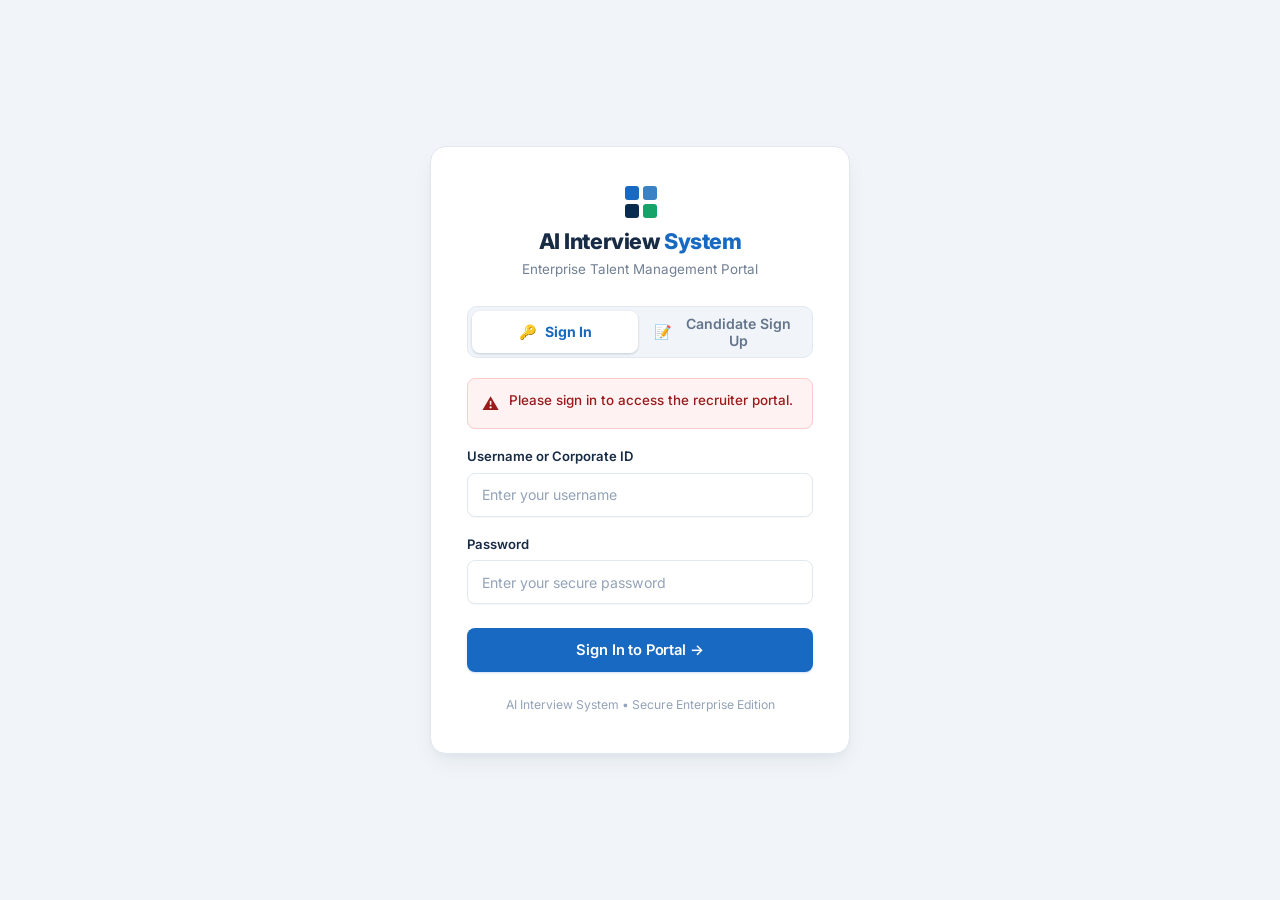
<file: Frontend/recruiter.html>
<!DOCTYPE html>
<html lang="en">

<head>
    <meta charset="UTF-8" />
    <meta name="viewport" content="width=device-width, initial-scale=1.0" />
    <title>Recruiter Portal — AI Interview Management System</title>
    <link rel="icon" type="image/x-icon" href="favicon.ico" />
    <link rel="preconnect" href="https://fonts.googleapis.com" />
    <link rel="preconnect" href="https://fonts.gstatic.com" crossorigin />
    <link href="https://fonts.googleapis.com/css2?family=Inter:wght@400;500;600;700;800&display=swap" rel="stylesheet" />
    <link rel="stylesheet" href="css/style.css?v=3.2" />
</head>

<body>
    <div class="app-wrapper">
        <!-- =============================================================
             1. HORIZONTAL TOP NAVIGATION BAR (RECRUITER VIEW)
             ============================================================= -->
        <header class="top-navbar">
            <div class="nav-brand-group" onclick="navigateTo('overview')">
                <div class="four-square-logo" title="AI Interview System">
                    <span class="sq-1"></span>
                    <span class="sq-2"></span>
                    <span class="sq-3"></span>
                    <span class="sq-4"></span>
                </div>
                <div class="brand-text">
                    AI Interview <span>System</span>
                </div>
                <span class="badge badge-shortlisted" style="font-size:0.7rem; font-weight:700; margin-left:6px; letter-spacing:0.5px;">RECRUITER PORTAL</span>
            </div>

            <!-- Recruiter Center Navigation (4 Horizontal Tabs) -->
            <nav class="nav-center-menu" id="navCenterMenu">
                <a href="#overview" class="nav-link-item active" id="nav-overview" onclick="navigateTo('overview')">
                    Overview
                </a>
                <a href="#candidates" class="nav-link-item" id="nav-candidates" onclick="navigateTo('candidates')">
                    My Candidates
                </a>
                <a href="#interviews" class="nav-link-item" id="nav-interviews" onclick="navigateTo('interviews')">
                    My Interviews
                </a>
                <a href="#feedback" class="nav-link-item" id="nav-feedback" onclick="navigateTo('feedback')">
                    Submit Feedback
                </a>
            </nav>

            <!-- Right Controls: Notifications, Profile Pill & Sign Out -->
            <div class="nav-right-group">
                <!-- Recruiter Notifications Bell & Dropdown -->
                <div class="notifications-wrapper" style="position:relative;">
                    <button type="button" class="nav-icon-btn" id="rNotificationsBellBtn" title="Recruiter Notifications" aria-label="Notifications">
                        <span>🔔</span>
                        <span class="nav-icon-badge" id="rNotificationsBadge" style="display:none;">0</span>
                    </button>
                    <!-- Notifications Dropdown -->
                    <div class="notifications-dropdown" id="rNotificationsDropdown" style="display:none;">
                        <div class="notifications-header">
                            <h4>Notifications</h4>
                            <button type="button" id="rMarkAllReadBtn" class="btn-link-sm" onclick="markAllRecruiterNotificationsRead()">Mark all read</button>
                        </div>
                        <div class="notifications-list" id="rNotificationsList">
                            <div class="empty-notif">No new notifications</div>
                        </div>
                    </div>
                </div>

                <div class="nav-profile-pill" id="navProfilePill" title="Authenticated Recruiter">
                    <div class="avatar-circle" id="headerAvatarCircle">RC</div>
                    <div class="nav-user-info">
                        <span class="nav-username" id="headerUsername">Recruiter</span>
                        <span class="nav-role-badge" id="headerUserRole">RECRUITER</span>
                    </div>
                </div>

                <button type="button" id="nav-logout" class="nav-logout-btn" title="Sign Out of Portal">
                    <span>🚪</span> Sign Out
                </button>

                <button type="button" class="mobile-menu-btn" id="mobileMenuBtn" title="Toggle Navigation Menu">
                    ☰
                </button>
            </div>
        </header>

        <!-- =============================================================
             2. MAIN CONTENT CANVAS
             ============================================================= -->
        <main class="main-canvas">
            <!-- Page Header Row -->
            <div class="page-header-row">
                <div class="page-title-group">
                    <h1 id="pageTitle">Recruiter Operations Hub</h1>
                    <div class="page-welcome-sub" id="headerSubtitle">
                        Welcome, <strong id="welcomeUserGreeting">Recruiter</strong> 👋 &bull; Dedicated candidate portfolio &amp; evaluation workflow
                    </div>
                </div>

                <div class="page-header-actions">
                    <button type="button" class="button btn-secondary btn-sm" onclick="refreshCurrentSection()">
                        <span>↻</span> Refresh Data
                    </button>
                </div>
            </div>

            <!-- Global Toast / Alert Banner -->
            <div id="statusAlert" class="alert"></div>

            <!-- =============================================================
                 SECTION 1: OVERVIEW (Recruiter Portfolio KPIs & Activity)
                 ============================================================= -->
            <section id="section-overview" class="content-section active" style="scroll-margin-top: 84px;">
                <!-- RECRUITER KPI GRID: 6 Metric Cards -->
                <div class="kpi-row-4" style="grid-template-columns: repeat(auto-fit, minmax(200px, 1fr)); margin-bottom:24px;">
                    <!-- KPI 1: My Candidates -->
                    <div class="kpi-card">
                        <div class="kpi-top">
                            <span class="kpi-title">Assigned Candidates</span>
                            <div class="kpi-icon-chip kpi-icon-blue">👥</div>
                        </div>
                        <div class="kpi-value" id="stat-rec-candidates">0</div>
                        <div class="kpi-footer">
                            <span class="kpi-trend-pill positive">Active</span>
                            <span>In your portfolio</span>
                        </div>
                    </div>

                    <!-- KPI 2: Upcoming Interviews -->
                    <div class="kpi-card">
                        <div class="kpi-top">
                            <span class="kpi-title">Upcoming Interviews</span>
                            <div class="kpi-icon-chip kpi-icon-amber">📅</div>
                        </div>
                        <div class="kpi-value" id="stat-rec-upcoming">0</div>
                        <div class="kpi-footer">
                            <span class="kpi-trend-pill neutral">Scheduled</span>
                            <span>Pending rounds</span>
                        </div>
                    </div>

                    <!-- KPI 3: Completed Interviews -->
                    <div class="kpi-card">
                        <div class="kpi-top">
                            <span class="kpi-title">Completed Rounds</span>
                            <div class="kpi-icon-chip kpi-icon-purple">✓</div>
                        </div>
                        <div class="kpi-value" id="stat-rec-completed">0</div>
                        <div class="kpi-footer">
                            <span class="kpi-trend-pill positive">Evaluated</span>
                            <span>Sessions finished</span>
                        </div>
                    </div>

                    <!-- KPI 4: Pending Feedback -->
                    <div class="kpi-card">
                        <div class="kpi-top">
                            <span class="kpi-title">Pending Feedback</span>
                            <div class="kpi-icon-chip kpi-icon-red">📝</div>
                        </div>
                        <div class="kpi-value" id="stat-rec-pending-feedback">0</div>
                        <div class="kpi-footer">
                            <span class="kpi-trend-pill neutral">Action needed</span>
                            <span>Unsubmitted scorecards</span>
                        </div>
                    </div>

                    <!-- KPI 5: Shortlisted Candidates -->
                    <div class="kpi-card">
                        <div class="kpi-top">
                            <span class="kpi-title">Shortlisted</span>
                            <div class="kpi-icon-chip kpi-icon-blue">⭐</div>
                        </div>
                        <div class="kpi-value" id="stat-rec-shortlisted">0</div>
                        <div class="kpi-footer">
                            <span class="kpi-trend-pill positive">Screened</span>
                            <span>Ready for rounds</span>
                        </div>
                    </div>

                    <!-- KPI 6: Selected / Hired -->
                    <div class="kpi-card">
                        <div class="kpi-top">
                            <span class="kpi-title">Selected / Rejected</span>
                            <div class="kpi-icon-chip kpi-icon-green">🎯</div>
                        </div>
                        <div class="kpi-value" id="stat-rec-outcomes">0 / 0</div>
                        <div class="kpi-footer">
                            <span class="kpi-trend-pill positive">Outcomes</span>
                            <span>Decisions reached</span>
                        </div>
                    </div>
                </div>

                <!-- Recruiter Quick Summary Cards -->
                <div class="dashboard-2col">
                    <!-- Column 1: Upcoming Interview Sessions -->
                    <div class="white-card">
                        <div class="card-header-clean">
                            <h3>Upcoming Interview Sessions</h3>
                            <button type="button" class="button btn-secondary btn-sm" onclick="navigateTo('interviews')">View All</button>
                        </div>
                        <div id="overviewUpcomingList" style="padding:16px 0;">
                            <p style="color:var(--secondary-text); text-align:center;">Loading upcoming sessions...</p>
                        </div>
                    </div>

                    <!-- Column 2: Candidate Progression Status -->
                    <div class="white-card">
                        <div class="card-header-clean">
                            <h3>Portfolio Progression Breakdown</h3>
                            <button type="button" class="button btn-secondary btn-sm" onclick="navigateTo('candidates')">View Candidates</button>
                        </div>
                        <div id="overviewCandidateBreakdown" style="padding:16px 0;">
                            <p style="color:var(--secondary-text); text-align:center;">Loading breakdown...</p>
                        </div>
                    </div>
                </div>
            </section>

            <!-- =============================================================
                 SECTION 2: MY CANDIDATES
                 ============================================================= -->
            <section id="section-candidates" class="content-section" style="scroll-margin-top: 84px;">
                <div class="card">
                    <div class="table-toolbar">
                        <div>
                            <div style="display:flex; align-items:center; gap:8px;">
                                <h3>My Assigned Candidates</h3>
                                <span class="badge badge-shortlisted" id="assignedCandidateCountBadge">0 Candidates</span>
                            </div>
                            <p class="card-subtitle" style="margin-top:4px; margin-bottom:0;">
                                Candidates assigned to your portfolio. Manage application status, schedule interviews, and track interview progress.
                            </p>
                        </div>
                        <div style="display:flex; gap:10px; align-items:center; flex-wrap:wrap;">
                            <div class="search-input-group">
                                <span class="search-icon-chip">🔍</span>
                                <input type="text" id="recCandSearchInput" placeholder="Search assigned candidates..." />
                            </div>
                            <select id="recCandStatusFilter">
                                <option value="">All Statuses</option>
                                <option value="applied">Applied</option>
                                <option value="shortlisted">Shortlisted</option>
                                <option value="scheduled">Scheduled</option>
                                <option value="interviewed">Interviewed</option>
                                <option value="selected">Selected</option>
                                <option value="rejected">Rejected</option>
                            </select>
                            <button type="button" class="button btn-secondary btn-sm" onclick="loadRecruiterCandidates()">
                                <span>↻</span> Refresh
                            </button>
                        </div>
                    </div>

                    <div class="table-responsive">
                        <table>
                            <thead>
                                <tr>
                                    <th>Candidate ID</th>
                                    <th>Candidate Name</th>
                                    <th>Email Address</th>
                                    <th>Phone</th>
                                    <th>Status</th>
                                    <th style="text-align:right;">Actions</th>
                                </tr>
                            </thead>
                            <tbody id="recCandidatesTableBody">
                                <tr>
                                    <td colspan="6" style="text-align:center; color:#718096; padding:24px;">
                                        Loading your assigned candidates...
                                    </td>
                                </tr>
                            </tbody>
                        </table>
                    </div>
                </div>
            </section>

            <!-- =============================================================
                 SECTION 3: MY INTERVIEWS
                 ============================================================= -->
            <section id="section-interviews" class="content-section" style="scroll-margin-top: 84px;">
                <!-- Schedule Session Form -->
                <div class="card" style="margin-bottom:24px;">
                    <div class="card-header-bar">
                        <div>
                            <h3>Schedule Interview Session</h3>
                            <p class="card-subtitle" style="margin-bottom:0;">
                                Book an interview round for candidates assigned to you. You will be automatically recorded as the evaluator.
                            </p>
                        </div>
                    </div>
                    <form id="recScheduleInterviewForm">
                        <div class="form-row">
                            <div class="form-group">
                                <label for="recInterviewCandidateSelect">Assigned Candidate <span class="required-star">*</span></label>
                                <select id="recInterviewCandidateSelect" required>
                                    <option value="">-- Select Assigned Candidate --</option>
                                </select>
                            </div>
                            <div class="form-group">
                                <label for="recInterviewDateTime">Interview Date &amp; Time <span class="required-star">*</span></label>
                                <input type="datetime-local" id="recInterviewDateTime" required />
                            </div>
                            <div class="form-group">
                                <label for="recInterviewRound">Round Number <span class="required-star">*</span></label>
                                <input type="number" id="recInterviewRound" min="1" max="10" value="1" required />
                            </div>
                        </div>
                        <div>
                            <button type="submit" class="button" id="btnRecSchedule">
                                <span>📅</span> Schedule Interview Round
                            </button>
                        </div>
                    </form>
                </div>

                <!-- Interviews Directory Table -->
                <div class="card">
                    <div class="table-toolbar">
                        <div>
                            <h3>My Assigned Interviews</h3>
                            <p class="card-subtitle" style="margin-bottom:0;">
                                Upcoming and completed interview sessions where you are the assigned evaluator
                            </p>
                        </div>
                        <div style="display:flex; gap:10px; align-items:center;">
                            <select id="recInterviewStatusFilter">
                                <option value="">All Sessions</option>
                                <option value="scheduled">Scheduled</option>
                                <option value="completed">Completed</option>
                                <option value="cancelled">Cancelled</option>
                            </select>
                            <button type="button" class="button btn-secondary btn-sm" onclick="loadRecruiterInterviews()">
                                <span>↻</span> Refresh
                            </button>
                        </div>
                    </div>

                    <div class="table-responsive">
                        <table>
                            <thead>
                                <tr>
                                    <th>Session ID</th>
                                    <th>Candidate Name</th>
                                    <th>Round</th>
                                    <th>Date &amp; Time</th>
                                    <th>Status</th>
                                    <th>Feedback</th>
                                    <th style="text-align:right;">Actions</th>
                                </tr>
                            </thead>
                            <tbody id="recInterviewsTableBody">
                                <tr>
                                    <td colspan="7" style="text-align:center; color:#718096; padding:24px;">
                                        Loading your assigned interviews...
                                    </td>
                                </tr>
                            </tbody>
                        </table>
                    </div>
                </div>
            </section>

            <!-- =============================================================
                 SECTION 4: SUBMIT FEEDBACK
                 ============================================================= -->
            <section id="section-feedback" class="content-section" style="scroll-margin-top: 84px;">
                <div class="card" style="margin-bottom:24px;">
                    <div class="card-header-bar">
                        <div>
                            <div style="display:flex; align-items:center; gap:8px;">
                                <h3>Submit Interview Feedback &amp; Evaluation</h3>
                                <span class="badge badge-shortlisted">GenAI Report Trigger</span>
                            </div>
                            <p class="card-subtitle" style="margin-top:4px; margin-bottom:0;">
                                Record technical, communication, and problem-solving scores. Submitting feedback completes the session and synthesizes the candidate's evaluation report.
                            </p>
                        </div>
                    </div>

                    <form id="recFeedbackForm">
                        <div class="form-row">
                            <div class="form-group" style="flex:2;">
                                <label for="recFeedbackInterviewSelect">Target Interview Session <span class="required-star">*</span></label>
                                <select id="recFeedbackInterviewSelect" required>
                                    <option value="">-- Select Interview Session to Evaluate --</option>
                                </select>
                            </div>
                        </div>

                        <!-- 3 Numerical Competencies (0 - 10 scale) -->
                        <div class="form-row">
                            <div class="form-group">
                                <label for="recTechScore">Technical Competence (0 - 10) <span class="required-star">*</span></label>
                                <input type="number" id="recTechScore" min="0" max="10" placeholder="e.g. 8" required />
                            </div>
                            <div class="form-group">
                                <label for="recCommScore">Communication &amp; Clarity (0 - 10) <span class="required-star">*</span></label>
                                <input type="number" id="recCommScore" min="0" max="10" placeholder="e.g. 8" required />
                            </div>
                            <div class="form-group">
                                <label for="recProbScore">Problem Solving &amp; Logic (0 - 10) <span class="required-star">*</span></label>
                                <input type="number" id="recProbScore" min="0" max="10" placeholder="e.g. 8" required />
                            </div>
                        </div>

                        <!-- Qualitative Feedback -->
                        <div class="form-row">
                            <div class="form-group" style="flex:1;">
                                <label for="recStrengths">Key Strengths Demonstrated</label>
                                <textarea id="recStrengths" rows="3" placeholder="Core competencies, depth of technical reasoning, strong domain knowledge..."></textarea>
                            </div>
                            <div class="form-group" style="flex:1;">
                                <label for="recWeaknesses">Areas for Growth / Weaknesses</label>
                                <textarea id="recWeaknesses" rows="3" placeholder="Architecture scalability, edge case handling, response brevity..."></textarea>
                            </div>
                        </div>

                        <div class="form-group" style="margin-bottom:20px;">
                            <label for="recComments">Overall Interview Comments &amp; Justification</label>
                            <textarea id="recComments" rows="3" placeholder="Executive remarks, candidate cultural fit, team recommendation..."></textarea>
                        </div>

                        <div>
                            <button type="submit" class="button" id="btnRecSubmitFeedback">
                                <span>📝</span> Submit Scorecard &amp; Synthesize Report
                            </button>
                        </div>
                    </form>
                </div>

                <!-- Recent Feedback History Table -->
                <div class="card">
                    <div class="table-toolbar">
                        <div>
                            <h3>My Submitted Evaluations</h3>
                            <p class="card-subtitle" style="margin-bottom:0;">Historical scorecards submitted for your portfolio</p>
                        </div>
                        <button type="button" class="button btn-secondary btn-sm" onclick="loadRecruiterFeedbackHistory()">
                            <span>↻</span> Refresh History
                        </button>
                    </div>

                    <div class="table-responsive">
                        <table>
                            <thead>
                                <tr>
                                    <th>Session ID</th>
                                    <th>Candidate</th>
                                    <th>Technical</th>
                                    <th>Communication</th>
                                    <th>Problem Solving</th>
                                    <th>Date Submitted</th>
                                    <th style="text-align:right;">Actions</th>
                                </tr>
                            </thead>
                            <tbody id="recFeedbackHistoryTableBody">
                                <tr>
                                    <td colspan="7" style="text-align:center; color:#718096; padding:24px;">
                                        Loading feedback history...
                                    </td>
                                </tr>
                            </tbody>
                        </table>
                    </div>
                </div>
            </section>
        </main>
    </div>

    <!-- =============================================================
         MODALS (Lifecycle Decisions, Status History, Feedback, AI Report, ML Predict)
         ============================================================= -->

    <!-- Status History Modal -->
    <div id="statusHistoryModal" class="modal-overlay">
        <div class="modal" style="max-width: 600px;">
            <div class="modal-header">
                <h3 id="statusHistoryModalTitle">Candidate Recruitment Lifecycle History</h3>
                <button type="button" class="modal-close" onclick="closeStatusHistoryModal()">&times;</button>
            </div>
            <div id="statusHistoryModalBody" style="padding: 20px; max-height: 480px; overflow-y: auto;">
                <p style="color:var(--secondary-text); text-align:center;">Loading history...</p>
            </div>
            <div class="modal-footer">
                <button type="button" class="button btn-secondary" onclick="closeStatusHistoryModal()">Close</button>
            </div>
        </div>
    </div>

    <!-- Lifecycle Decision Modal (Select / Reject / Shortlist) -->
    <div id="recDecisionModal" class="modal-overlay">
        <div class="modal" style="max-width: 500px;">
            <div class="modal-header">
                <h3 id="recDecisionModalTitle">Recruitment Decision</h3>
                <button type="button" class="modal-close" onclick="closeRecDecisionModal()">&times;</button>
            </div>
            <form id="recDecisionForm">
                <input type="hidden" id="recDecisionCandId" />
                <input type="hidden" id="recDecisionAction" />
                <div style="padding: 16px 20px 0;">
                    <p style="font-size: 0.95rem; color: var(--dark-navy); margin-bottom: 14px; font-weight: 600;" id="recDecisionPrompt">
                        Confirm recruitment progression decision:
                    </p>
                    <div class="form-group" style="margin-bottom: 16px;">
                        <label for="recDecisionRemarks">Decision Remarks &amp; Justification <span class="required-star">*</span></label>
                        <textarea id="recDecisionRemarks" rows="3" placeholder="Enter evaluation notes or remarks for candidate audit trail..." required style="width: 100%; border-radius: 8px; border: 1px solid var(--border-color); padding: 10px; font-family: inherit; font-size: 0.88rem; box-sizing: border-box; resize: vertical;"></textarea>
                    </div>
                </div>
                <div class="modal-footer">
                    <button type="button" class="button btn-secondary" onclick="closeRecDecisionModal()">Cancel</button>
                    <button type="submit" class="button" id="btnRecConfirmDecision">Confirm Decision</button>
                </div>
            </form>
        </div>
    </div>

    <!-- View Feedback Modal -->
    <div id="recViewFeedbackModal" class="modal-overlay">
        <div class="modal" style="max-width: 540px;">
            <div class="modal-header">
                <h3 id="recViewFeedbackTitle">Interview Evaluation Feedback</h3>
                <button type="button" class="modal-close" onclick="closeRecViewFeedbackModal()">&times;</button>
            </div>
            <div id="recViewFeedbackBody" style="padding: 20px; max-height: 480px; overflow-y: auto;">
                <p style="color:var(--secondary-text); text-align:center;">Loading feedback...</p>
            </div>
            <div class="modal-footer">
                <button type="button" class="button btn-secondary" onclick="closeRecViewFeedbackModal()">Close</button>
            </div>
        </div>
    </div>

    <!-- AI Evaluation Report Modal for Assigned Candidates -->
    <div id="recReportModal" class="modal-overlay">
        <div class="modal" style="max-width: 750px;">
            <div class="modal-header">
                <div>
                    <h3 id="recReportModalTitle" style="margin:0;">Generative AI Candidate Evaluation Report</h3>
                    <p id="recReportModalSubtitle" style="font-size:0.85rem; color:var(--secondary-text); margin:4px 0 0;">AI Executive Synthesis &amp; Competency Scores</p>
                </div>
                <button type="button" class="modal-close" onclick="closeRecReportModal()">&times;</button>
            </div>
            <div id="recReportModalBody" style="padding: 20px; max-height: 520px; overflow-y: auto;">
                <p style="color:var(--secondary-text); text-align:center;">Loading AI report...</p>
            </div>
            <div class="modal-footer">
                <button type="button" class="button btn-secondary" onclick="closeRecReportModal()">Close</button>
            </div>
        </div>
    </div>

    <!-- ML Selection Prediction Modal for Assigned Candidates -->
    <div id="recPredictionModal" class="modal-overlay">
        <div class="modal" style="max-width: 600px;">
            <div class="modal-header">
                <div>
                    <h3 id="recPredictionModalTitle" style="margin:0;">ML Candidate Selection Prediction</h3>
                    <p id="recPredictionModalSubtitle" style="font-size:0.85rem; color:var(--secondary-text); margin:4px 0 0;">Random Forest Classifier (94% Accuracy)</p>
                </div>
                <button type="button" class="modal-close" onclick="closeRecPredictionModal()">&times;</button>
            </div>
            <div id="recPredictionModalBody" style="padding: 20px; max-height: 520px; overflow-y: auto;">
                <p style="color:var(--secondary-text); text-align:center;">Loading prediction features...</p>
            </div>
            <div class="modal-footer">
                <button type="button" class="button btn-secondary" onclick="closeRecPredictionModal()">Close</button>
            </div>
        </div>
    </div>

    <!-- Mandatory First-Login Password Change Modal -->
    <div id="firstLoginPasswordModal" class="modal-overlay">
        <div class="modal" style="max-width: 480px;">
            <div class="modal-header">
                <div style="display:flex; align-items:center; gap:8px;">
                    <span style="font-size:1.4rem;">🔐</span>
                    <h3 style="margin:0;">Update Temporary Password</h3>
                </div>
            </div>
            <form id="firstLoginForm">
                <div style="padding: 16px 20px 0;">
                    <p style="font-size: 0.88rem; color: var(--secondary-text); margin-bottom: 14px; line-height: 1.4;">
                        Your recruiter account was provisioned by the Administrator with a temporary password. As an essential security requirement, please choose a permanent personal password to continue.
                    </p>
                    <div id="firstLoginAlert" class="alert" style="display:none; margin-bottom:12px; font-size:0.85rem; padding:8px 12px;"></div>
                    <div class="form-group" style="margin-bottom: 12px;">
                        <label for="firstLoginOldPass">Current Temporary Password <span class="required-star">*</span></label>
                        <input type="password" id="firstLoginOldPass" required placeholder="Enter current temporary password" style="width: 100%; border-radius: 8px; border: 1px solid var(--border-color); padding: 10px;" />
                    </div>
                    <div class="form-group" style="margin-bottom: 12px;">
                        <label for="firstLoginNewPass">New Personal Password (min 6 chars) <span class="required-star">*</span></label>
                        <input type="password" id="firstLoginNewPass" required minlength="6" placeholder="Enter new password" style="width: 100%; border-radius: 8px; border: 1px solid var(--border-color); padding: 10px;" />
                    </div>
                    <div class="form-group" style="margin-bottom: 16px;">
                        <label for="firstLoginConfirmPass">Confirm New Password <span class="required-star">*</span></label>
                        <input type="password" id="firstLoginConfirmPass" required minlength="6" placeholder="Re-enter new password" style="width: 100%; border-radius: 8px; border: 1px solid var(--border-color); padding: 10px;" />
                    </div>
                </div>
                <div class="modal-footer">
                    <button type="submit" class="button btn-primary" id="btnConfirmChangePass" style="width: 100%;">Save Password &amp; Enter Portal</button>
                </div>
            </form>
        </div>
    </div>

    <!-- Application Scripts -->
    <script src="js/api.js?v=3.2"></script>
    <script src="js/recruiter.js?v=3.2"></script>
</body>

</html>
</file>
<file: Frontend/css/style.css>
/* ==========================================================================
   ENTERPRISE DESIGN SYSTEM
   AI Interview Management System
   ========================================================================== */

/* --------------------------------------------------------------------------
   1. Design Tokens & Color Palette
   -------------------------------------------------------------------------- */
:root {
  /* Exact Specified Colors */
  --bg-page: #F1F5F9;
  --bg-card: #FFFFFF;
  --bg-card-subtle: #F8FAFC;
  --bg-input: #FFFFFF;

  --primary-blue: #1769C2;
  --primary-blue-hover: #13569F;
  --primary-blue-light: #EBF3FC;
  --primary-blue-border: #D4E5F7;
  
  --secondary-blue: #3B82C4;
  --dark-navy: #082B50;

  --dark-text: #172B45;
  --secondary-text: #718096;
  --muted-text: #94A3B8;

  --border-color: #E2E8F0;
  --border-color-focus: #1769C2;

  --status-green: #16A36A;
  --status-green-bg: #ECFDF5;
  --status-green-border: #A7F3D0;

  --status-amber: #F2A900;
  --status-amber-bg: #FFFBEB;
  --status-amber-border: #FDE68A;

  --status-red: #E5484D;
  --status-red-bg: #FEF2F2;
  --status-red-border: #FECACA;

  --status-blue-bg: #EFF6FF;
  --status-blue-border: #BFDBFE;

  --status-purple: #8B5CF6;
  --status-purple-bg: #F5F3FF;
  --status-purple-border: #DDD6FE;

  /* Geometry & Typography */
  --radius-card: 14px;
  --radius-modal: 16px;
  --radius-btn: 8px;
  --radius-input: 8px;
  --radius-pill: 9999px;

  --shadow-sm: 0 1px 2px 0 rgba(0, 0, 0, 0.04);
  --shadow-card: 0 1px 3px 0 rgba(0, 0, 0, 0.05), 0 1px 2px -1px rgba(0, 0, 0, 0.03);
  --shadow-card-hover: 0 4px 10px -2px rgba(8, 43, 80, 0.08), 0 2px 4px -2px rgba(8, 43, 80, 0.04);
  --shadow-dropdown: 0 10px 15px -3px rgba(8, 43, 80, 0.1), 0 4px 6px -4px rgba(8, 43, 80, 0.05);

  --font-family: 'Inter', -apple-system, BlinkMacSystemFont, 'Segoe UI', Roboto, Helvetica, Arial, sans-serif;
  --transition-fast: 0.15s ease;
  --transition-normal: 0.25s ease;
}

/* --------------------------------------------------------------------------
   2. Reset & Global Styles
   -------------------------------------------------------------------------- */
*, *::before, *::after {
  margin: 0;
  padding: 0;
  box-sizing: border-box;
}

html, body {
  min-height: 100%;
  font-family: var(--font-family);
  background-color: var(--bg-page);
  color: var(--dark-text);
  line-height: 1.5;
  -webkit-font-smoothing: antialiased;
}

.app-wrapper {
  display: flex;
  flex-direction: column;
  min-height: 100vh;
  width: 100%;
}

/* --------------------------------------------------------------------------
   3. Horizontal Top Navigation Bar (NO SIDEBAR)
   -------------------------------------------------------------------------- */
.top-navbar {
  width: 100%;
  height: 64px;
  background-color: #FFFFFF;
  border-bottom: 1px solid var(--border-color);
  box-shadow: 0 1px 3px 0 rgba(0, 0, 0, 0.03);
  position: sticky;
  top: 0;
  z-index: 100;
  display: flex;
  align-items: center;
  justify-content: space-between;
  padding: 0 32px;
}

/* Left Brand Area: Four-Square Logo + Title */
.nav-brand-group {
  display: flex;
  align-items: center;
  gap: 12px;
  text-decoration: none;
  cursor: pointer;
  flex-shrink: 0;
}

.four-square-logo {
  display: grid;
  grid-template-columns: repeat(2, 8px);
  grid-template-rows: repeat(2, 8px);
  gap: 3px;
  width: 22px;
  height: 22px;
  padding: 1px;
}

.four-square-logo span {
  width: 8px;
  height: 8px;
  border-radius: 2px;
}

.four-square-logo .sq-1 { background-color: var(--primary-blue); }
.four-square-logo .sq-2 { background-color: var(--secondary-blue); }
.four-square-logo .sq-3 { background-color: var(--dark-navy); }
.four-square-logo .sq-4 { background-color: var(--status-green); }

.brand-text {
  font-size: 1.05rem;
  font-weight: 700;
  color: var(--dark-text);
  letter-spacing: -0.01em;
  display: flex;
  align-items: center;
  gap: 6px;
}

.brand-text span {
  color: var(--primary-blue);
}

.brand-badge {
  font-size: 0.68rem;
  font-weight: 700;
  background: var(--primary-blue-light);
  color: var(--primary-blue);
  padding: 2px 6px;
  border-radius: 4px;
  text-transform: uppercase;
}

/* Center Navigation Links */
.nav-center-menu {
  display: flex;
  align-items: center;
  gap: 4px;
  height: 100%;
}

.nav-link-item {
  display: inline-flex;
  align-items: center;
  gap: 6px;
  padding: 0 14px;
  height: 64px;
  font-size: 0.9rem;
  font-weight: 500;
  color: var(--secondary-text);
  text-decoration: none;
  border-bottom: 2px solid transparent;
  transition: all var(--transition-fast);
  cursor: pointer;
}

.nav-link-item:hover {
  color: var(--primary-blue);
  background-color: #F8FAFC;
}

.nav-link-item.active {
  color: var(--primary-blue);
  font-weight: 600;
  border-bottom-color: var(--primary-blue);
}


/* Right Navigation Utility Area */
.nav-right-group {
  display: flex;
  align-items: center;
  gap: 16px;
  flex-shrink: 0;
}

.nav-icon-btn {
  width: 36px;
  height: 36px;
  border-radius: 50%;
  border: 1px solid var(--border-color);
  background: #FFFFFF;
  color: var(--secondary-text);
  display: flex;
  align-items: center;
  justify-content: center;
  cursor: pointer;
  position: relative;
  transition: all var(--transition-fast);
}

.nav-icon-btn:hover {
  background: #F8FAFC;
  color: var(--dark-text);
  border-color: #CBD5E1;
}

.nav-icon-badge {
  position: absolute;
  top: 6px;
  right: 6px;
  width: 7px;
  height: 7px;
  background-color: var(--status-red);
  border-radius: 50%;
  border: 1.5px solid #FFFFFF;
}

/* User Profile Pill */
.nav-profile-pill {
  display: flex;
  align-items: center;
  gap: 10px;
  padding: 4px 10px 4px 4px;
  border-radius: var(--radius-pill);
  background: #FFFFFF;
  border: 1px solid var(--border-color);
  cursor: pointer;
}

.avatar-circle {
  width: 32px;
  height: 32px;
  border-radius: 50%;
  background: linear-gradient(135deg, var(--primary-blue), var(--secondary-blue));
  color: #FFFFFF;
  font-weight: 700;
  font-size: 0.78rem;
  display: flex;
  align-items: center;
  justify-content: center;
  flex-shrink: 0;
}

.nav-user-info {
  display: flex;
  flex-direction: column;
  line-height: 1.1;
}

.nav-username {
  font-size: 0.85rem;
  font-weight: 600;
  color: var(--dark-text);
}

.nav-role-badge {
  font-size: 0.65rem;
  font-weight: 700;
  color: var(--primary-blue);
  text-transform: uppercase;
}

.nav-logout-btn {
  border: none;
  background: none;
  color: var(--secondary-text);
  padding: 6px;
  cursor: pointer;
  font-size: 0.85rem;
  border-radius: 6px;
  display: inline-flex;
  align-items: center;
  gap: 4px;
}

.nav-logout-btn:hover {
  color: var(--status-red);
  background: var(--status-red-bg);
}

/* Mobile Toggle */
.mobile-menu-btn {
  display: none;
  background: none;
  border: 1px solid var(--border-color);
  padding: 6px 10px;
  border-radius: var(--radius-btn);
  cursor: pointer;
  font-size: 1.2rem;
  color: var(--dark-text);
}

/* --------------------------------------------------------------------------
   4. Main Content Canvas
   -------------------------------------------------------------------------- */
.main-canvas {
  flex: 1;
  width: 100%;
  max-width: 1440px;
  margin: 0 auto;
  padding: 28px 36px 48px 36px;
}

/* Page Header Row (Welcome message + Date Filter) */
.page-header-row {
  display: flex;
  justify-content: space-between;
  align-items: flex-end;
  margin-bottom: 24px;
  flex-wrap: wrap;
  gap: 16px;
}

.page-title-group h1 {
  font-size: 1.7rem;
  font-weight: 800;
  color: var(--dark-text);
  letter-spacing: -0.02em;
  line-height: 1.2;
}

.page-welcome-sub {
  font-size: 0.88rem;
  color: var(--secondary-text);
  margin-top: 4px;
}

.page-header-actions {
  display: flex;
  align-items: center;
  gap: 10px;
}

.date-filter-pill {
  display: inline-flex;
  align-items: center;
  gap: 8px;
  background: #FFFFFF;
  border: 1px solid var(--border-color);
  padding: 8px 14px;
  border-radius: var(--radius-btn);
  font-size: 0.85rem;
  font-weight: 500;
  color: var(--dark-text);
  box-shadow: var(--shadow-sm);
  cursor: pointer;
  transition: border-color var(--transition-fast);
}

.date-filter-pill:hover,
.date-filter-pill:focus-within {
  border-color: #CBD5E1;
}

.date-filter-select {
  border: none;
  background: transparent;
  outline: none;
  font-family: inherit;
  font-size: 0.85rem;
  font-weight: 500;
  color: var(--dark-text);
  cursor: pointer;
  padding: 0;
  margin: 0;
  box-shadow: none;
  -webkit-appearance: none;
  -moz-appearance: none;
  appearance: none;
  padding-right: 14px;
  background-image: url("data:image/svg+xml,%3Csvg xmlns='http://www.w3.org/2000/svg' width='10' height='6' viewBox='0 0 10 6'%3E%3Cpath fill='%23718096' d='M0 0l5 5 5-5z'/%3E%3C/svg%3E");
  background-repeat: no-repeat;
  background-position: right center;
  background-size: 9px 5px;
}

.date-filter-select:focus {
  outline: none;
  border: none;
  box-shadow: none;
}

/* Alert Notification Banner */
.alert {
  padding: 12px 18px;
  border-radius: 10px;
  margin-bottom: 20px;
  font-size: 0.88rem;
  font-weight: 500;
  display: none;
  align-items: center;
  gap: 10px;
  box-shadow: var(--shadow-sm);
}

.alert-success { background: var(--status-green-bg); border: 1px solid var(--status-green-border); color: #065F46; }
.alert-error   { background: var(--status-red-bg);   border: 1px solid var(--status-red-border);   color: #991B1B; }
.alert-info    { background: var(--status-blue-bg);  border: 1px solid var(--status-blue-border);  color: #1E40AF; }

/* --------------------------------------------------------------------------
   5. Overview Dashboard — FOUR Top KPI Cards (1 Row on Desktop)
   -------------------------------------------------------------------------- */
.kpi-row-4 {
  display: grid;
  grid-template-columns: repeat(4, 1fr);
  gap: 20px;
  margin-bottom: 24px;
}

.kpi-card {
  background: var(--bg-card);
  border: 1px solid var(--border-color);
  border-radius: var(--radius-card);
  padding: 20px 22px;
  box-shadow: var(--shadow-card);
  display: flex;
  flex-direction: column;
  position: relative;
  transition: transform var(--transition-fast), box-shadow var(--transition-fast);
}

.kpi-card:hover {
  transform: translateY(-2px);
  box-shadow: var(--shadow-card-hover);
}

.kpi-top {
  display: flex;
  justify-content: space-between;
  align-items: center;
  margin-bottom: 12px;
}

.kpi-title {
  font-size: 0.82rem;
  font-weight: 600;
  text-transform: uppercase;
  letter-spacing: 0.04em;
  color: var(--secondary-text);
}

.kpi-icon-chip {
  width: 36px;
  height: 36px;
  border-radius: 10px;
  display: flex;
  align-items: center;
  justify-content: center;
  font-size: 1.1rem;
  flex-shrink: 0;
}

.kpi-icon-blue   { background: #EBF3FC; color: var(--primary-blue); }
.kpi-icon-amber  { background: #FFFBEB; color: var(--status-amber); }
.kpi-icon-green  { background: #ECFDF5; color: var(--status-green); }
.kpi-icon-purple { background: #F5F3FF; color: var(--status-purple); }

.kpi-value {
  font-size: 2.1rem;
  font-weight: 800;
  color: var(--dark-text);
  line-height: 1.1;
  letter-spacing: -0.02em;
  margin-bottom: 6px;
}

.kpi-footer {
  font-size: 0.78rem;
  color: var(--muted-text);
  display: flex;
  align-items: center;
  gap: 6px;
}

.kpi-trend-pill {
  font-size: 0.72rem;
  font-weight: 700;
  padding: 2px 6px;
  border-radius: 4px;
}

.kpi-trend-pill.positive { background: var(--status-green-bg); color: var(--status-green); }
.kpi-trend-pill.neutral  { background: var(--primary-blue-light); color: var(--primary-blue); }

/* Hidden compatibility container for existing JS stat hooks */
.hidden-stats-storage {
  display: none !important;
}

/* --------------------------------------------------------------------------
   6. Overview Dashboard — TWO-COLUMN Balanced Layout
   -------------------------------------------------------------------------- */
.dashboard-2col,
.dashboard-3col {
  display: grid;
  grid-template-columns: repeat(2, 1fr);
  gap: 24px;
  margin-bottom: 24px;
  align-items: stretch;
}

/* Universal White Card */
.white-card {
  background: var(--bg-card);
  border: 1px solid var(--border-color);
  border-radius: var(--radius-card);
  padding: 24px;
  box-shadow: var(--shadow-card);
  display: flex;
  flex-direction: column;
}

.card-header-clean {
  display: flex;
  justify-content: space-between;
  align-items: center;
  margin-bottom: 18px;
  padding-bottom: 12px;
  border-bottom: 1px solid #F1F5F9;
}

.card-header-clean h3 {
  font-size: 1.05rem;
  font-weight: 700;
  color: var(--dark-text);
  letter-spacing: -0.01em;
}

/* COLUMN 1: Recruitment Pipeline Health */
.pipeline-total-badge {
  font-size: 0.78rem;
  font-weight: 700;
  padding: 3px 8px;
  border-radius: var(--radius-pill);
  background: var(--primary-blue-light);
  color: var(--primary-blue);
}

.segmented-progress-bar {
  display: flex;
  height: 10px;
  width: 100%;
  border-radius: 5px;
  overflow: hidden;
  background-color: #E2E8F0;
  margin-bottom: 18px;
}

.segmented-progress-bar span {
  height: 100%;
  transition: width 0.5s ease;
}

.seg-applied     { background-color: #3B82C4; }
.seg-shortlisted { background-color: #0EA5E9; }
.seg-scheduled   { background-color: #F59E0B; }
.seg-interviewed { background-color: #8B5CF6; }
.seg-selected    { background-color: #16A36A; }
.seg-rejected    { background-color: #E5484D; }

.pipeline-flow-list {
  display: flex;
  flex-direction: column;
  gap: 12px;
  flex: 1;
}

.pipeline-stage-row {
  display: flex;
  align-items: center;
  justify-content: space-between;
  font-size: 0.85rem;
}

.stage-label-group {
  display: flex;
  align-items: center;
  gap: 8px;
  color: var(--dark-text);
  font-weight: 500;
}

.stage-color-dot {
  width: 8px;
  height: 8px;
  border-radius: 50%;
}

.stage-count-group {
  display: flex;
  align-items: center;
  gap: 12px;
}

.stage-count-val {
  font-weight: 600;
  color: var(--dark-text);
}

.stage-mini-bar-wrap {
  width: 80px;
  height: 6px;
  background: #F1F5F9;
  border-radius: 3px;
  overflow: hidden;
}

.stage-mini-bar {
  height: 100%;
  border-radius: 3px;
  transition: width 0.5s ease;
}

/* COLUMN 2: AI Match Quality & Evaluation Analytics */
.match-quality-summary {
  display: flex;
  flex-direction: column;
  align-items: center;
  justify-content: center;
  padding: 16px 0;
  border-bottom: 1px solid #F1F5F9;
  margin-bottom: 16px;
}

.match-score-big {
  font-size: 2.6rem;
  font-weight: 800;
  color: var(--primary-blue);
  line-height: 1;
}

.match-score-label {
  font-size: 0.82rem;
  font-weight: 600;
  color: var(--secondary-text);
  text-transform: uppercase;
  letter-spacing: 0.04em;
  margin-top: 4px;
}

.analytics-meters-list {
  display: flex;
  flex-direction: column;
  gap: 14px;
  flex: 1;
}

.meter-item {
  display: flex;
  flex-direction: column;
  gap: 4px;
}

.meter-meta {
  display: flex;
  justify-content: space-between;
  font-size: 0.82rem;
  font-weight: 600;
  color: var(--dark-text);
}

.meter-track {
  height: 7px;
  background-color: #F1F5F9;
  border-radius: 4px;
  overflow: hidden;
}

.meter-fill {
  height: 100%;
  border-radius: 4px;
  transition: width 0.5s ease;
}


/* --------------------------------------------------------------------------
   7. Universal Cards & Module Views
   -------------------------------------------------------------------------- */
.content-section {
  display: none;
  scroll-margin-top: 84px;
}

.content-section.active {
  display: block;
  animation: fadeIn 0.18s ease-in-out;
}

@keyframes fadeIn {
  from { opacity: 0; transform: translateY(4px); }
  to   { opacity: 1; transform: translateY(0); }
}

.card {
  background: var(--bg-card);
  border: 1px solid var(--border-color);
  border-radius: var(--radius-card);
  padding: 24px;
  box-shadow: var(--shadow-card);
  margin-bottom: 24px;
}

.card-header-bar {
  display: flex;
  justify-content: space-between;
  align-items: center;
  margin-bottom: 18px;
  padding-bottom: 12px;
  border-bottom: 1px solid #F1F5F9;
  flex-wrap: wrap;
  gap: 12px;
}

.card h2, .card h3 {
  color: var(--dark-text);
  font-size: 1.12rem;
  font-weight: 700;
  letter-spacing: -0.01em;
}

.card-subtitle {
  color: var(--secondary-text);
  font-size: 0.86rem;
  margin-bottom: 18px;
}

/* --------------------------------------------------------------------------
   8. Buttons System
   -------------------------------------------------------------------------- */
.button {
  background-color: var(--primary-blue);
  color: #FFFFFF;
  border: 1px solid transparent;
  padding: 9px 16px;
  border-radius: var(--radius-btn);
  cursor: pointer;
  font-size: 0.88rem;
  font-weight: 600;
  font-family: inherit;
  display: inline-flex;
  align-items: center;
  justify-content: center;
  gap: 6px;
  box-shadow: 0 1px 2px rgba(23, 105, 194, 0.2);
  transition: all var(--transition-fast);
}

.button:hover {
  background-color: var(--primary-blue-hover);
  box-shadow: 0 3px 6px rgba(23, 105, 194, 0.28);
}

.button:disabled {
  opacity: 0.55;
  cursor: not-allowed;
}

.button.btn-secondary {
  background-color: #FFFFFF;
  color: var(--dark-text);
  border: 1px solid var(--border-color);
  box-shadow: var(--shadow-sm);
}

.button.btn-secondary:hover {
  background-color: #F8FAFC;
  border-color: #CBD5E1;
}

.button.btn-success {
  background-color: var(--status-green);
  color: #FFFFFF;
}

.button.btn-success:hover {
  background-color: #138A58;
}

.button.btn-danger {
  background-color: var(--status-red);
  color: #FFFFFF;
}

.button.btn-danger:hover {
  background-color: #CF3B40;
}

.button.btn-sm {
  padding: 5px 10px;
  font-size: 0.8rem;
  border-radius: 6px;
}

/* --------------------------------------------------------------------------
   9. Forms System
   -------------------------------------------------------------------------- */
form {
  display: flex;
  flex-direction: column;
}

.form-row {
  display: grid;
  grid-template-columns: repeat(auto-fit, minmax(220px, 1fr));
  gap: 16px;
  margin-bottom: 14px;
}

.form-group {
  display: flex;
  flex-direction: column;
  margin-bottom: 14px;
}

.form-group label {
  font-size: 0.82rem;
  font-weight: 600;
  color: var(--dark-text);
  margin-bottom: 6px;
}

.required-star {
  color: var(--status-red);
}

form input, form select, form textarea {
  width: 100%;
  padding: 9px 12px;
  border: 1px solid var(--border-color);
  border-radius: var(--radius-input);
  font-size: 0.88rem;
  color: var(--dark-text);
  background-color: var(--bg-input);
  font-family: inherit;
  box-shadow: var(--shadow-sm);
  transition: all var(--transition-fast);
  box-sizing: border-box;
}

form input:focus, form select:focus, form textarea:focus {
  outline: none;
  border-color: var(--primary-blue);
  box-shadow: 0 0 0 3px rgba(23, 105, 194, 0.15);
}

form textarea {
  resize: vertical;
  min-height: 80px;
}

/* Toolbar in Tables */
.table-toolbar {
  display: flex;
  justify-content: space-between;
  align-items: center;
  gap: 12px;
  flex-wrap: wrap;
  margin-bottom: 14px;
}

.search-input-group {
  position: relative;
  flex: 1;
  max-width: 300px;
}

.search-input-group input {
  width: 100%;
  padding-left: 32px;
}

.search-icon-chip {
  position: absolute;
  left: 10px;
  top: 50%;
  transform: translateY(-50%);
  color: var(--muted-text);
  font-size: 0.85rem;
  pointer-events: none;
}

/* --------------------------------------------------------------------------
   10. Tables & Badges
   -------------------------------------------------------------------------- */
.table-responsive {
  width: 100%;
  overflow-x: auto;
  border-radius: 10px;
  border: 1px solid var(--border-color);
  background-color: #FFFFFF;
}

table {
  width: 100%;
  border-collapse: collapse;
  font-size: 0.88rem;
  text-align: left;
}

table thead {
  background-color: #F8FAFC;
  border-bottom: 1px solid var(--border-color);
}

table th {
  padding: 12px 16px;
  font-weight: 600;
  color: var(--secondary-text);
  font-size: 0.76rem;
  text-transform: uppercase;
  letter-spacing: 0.04em;
  white-space: nowrap;
}

table td {
  padding: 12px 16px;
  border-bottom: 1px solid #F1F5F9;
  color: var(--dark-text);
  vertical-align: middle;
}

table tbody tr:hover {
  background-color: #F8FAFC;
}

table tbody tr:last-child td {
  border-bottom: none;
}

/* Status Badges */
.badge {
  display: inline-flex;
  align-items: center;
  gap: 4px;
  padding: 3px 8px;
  border-radius: var(--radius-pill);
  font-size: 0.72rem;
  font-weight: 700;
  text-transform: uppercase;
  letter-spacing: 0.03em;
  line-height: 1.1;
}

.badge-applied     { background: var(--status-blue-bg); color: var(--primary-blue); border: 1px solid var(--status-blue-border); }
.badge-shortlisted { background: #F0F9FF; color: #0284C7; border: 1px solid #BAE6FD; }
.badge-hired, .badge-completed { background: var(--status-green-bg); color: #065F46; border: 1px solid var(--status-green-border); }
.badge-rejected    { background: var(--status-red-bg); color: #991B1B; border: 1px solid var(--status-red-border); }
.badge-scheduled   { background: var(--status-amber-bg); color: #92400E; border: 1px solid var(--status-amber-border); }
.badge-cancelled   { background: #F1F5F9; color: var(--secondary-text); border: 1px solid var(--border-color); }

.score-pill {
  display: inline-flex;
  align-items: center;
  font-weight: 700;
  font-size: 0.8rem;
  padding: 2px 7px;
  border-radius: 4px;
  background: var(--bg-card-subtle);
  border: 1px solid var(--border-color);
  color: var(--dark-text);
}

/* --------------------------------------------------------------------------
   11. Machine Learning & AI Reports Views
   -------------------------------------------------------------------------- */
.prediction-box {
  background: #F8FAFC;
  border: 1px solid var(--border-color);
  border-radius: var(--radius-card);
  padding: 22px;
  margin-top: 20px;
}

.prob-row {
  margin-bottom: 14px;
}

.prob-label {
  display: flex;
  justify-content: space-between;
  font-size: 0.84rem;
  font-weight: 600;
  margin-bottom: 5px;
  color: var(--dark-text);
}

.progress-bar {
  background-color: #E2E8F0;
  height: 9px;
  border-radius: 4px;
  overflow: hidden;
}

.progress-fill {
  height: 100%;
  border-radius: 4px;
  transition: width 0.5s ease;
}

.report-box {
  background: var(--bg-card);
  border: 1px solid var(--border-color);
  border-radius: var(--radius-card);
  padding: 24px;
  margin-top: 20px;
  box-shadow: var(--shadow-card);
}

.report-header {
  border-bottom: 1px solid var(--border-color);
  padding-bottom: 14px;
  margin-bottom: 18px;
  display: flex;
  justify-content: space-between;
  align-items: flex-start;
  flex-wrap: wrap;
  gap: 12px;
}

.report-section {
  background: var(--bg-card-subtle);
  border: 1px solid var(--border-color);
  border-radius: 10px;
  padding: 16px 18px;
  margin-bottom: 16px;
}

.report-section h4 {
  font-size: 0.92rem;
  font-weight: 700;
  color: var(--dark-text);
  margin-bottom: 8px;
}

.report-section p, .report-section ul {
  font-size: 0.88rem;
  color: var(--dark-text);
  line-height: 1.55;
}

.report-section ul {
  padding-left: 20px;
}

/* --------------------------------------------------------------------------
   12. Modal Dialog
   -------------------------------------------------------------------------- */
.modal-overlay {
  position: fixed;
  top: 0; left: 0; right: 0; bottom: 0;
  background-color: rgba(8, 43, 80, 0.45);
  backdrop-filter: blur(4px);
  display: none;
  justify-content: center;
  align-items: center;
  z-index: 1000;
  padding: 16px;
}

.modal-overlay.active { display: flex; }

.modal {
  background: #FFFFFF;
  border-radius: var(--radius-modal);
  width: 100%;
  max-width: 520px;
  padding: 26px;
  box-shadow: var(--shadow-dropdown);
  border: 1px solid var(--border-color);
}

.modal-header {
  display: flex;
  justify-content: space-between;
  align-items: center;
  margin-bottom: 16px;
  padding-bottom: 12px;
  border-bottom: 1px solid var(--border-color);
}

.modal-close {
  background: none;
  border: none;
  font-size: 1.4rem;
  cursor: pointer;
  color: var(--muted-text);
}

.modal-footer {
  display: flex;
  justify-content: flex-end;
  gap: 10px;
  margin-top: 18px;
  padding-top: 14px;
  border-top: 1px solid var(--border-color);
}

/* --------------------------------------------------------------------------
   13. Login Screen
   -------------------------------------------------------------------------- */
.login-screen-wrapper {
  display: flex;
  min-height: 100vh;
  width: 100%;
  background-color: var(--bg-page);
  align-items: center;
  justify-content: center;
  padding: 24px 16px;
  box-sizing: border-box;
}

.login-card {
  background: #FFFFFF;
  border-radius: var(--radius-modal);
  padding: 38px 36px;
  width: 100%;
  max-width: 420px;
  box-shadow: 0 10px 25px -5px rgba(8, 43, 80, 0.08), 0 4px 6px -2px rgba(8, 43, 80, 0.04);
  border: 1px solid var(--border-color);
  box-sizing: border-box;
}

.login-brand-header {
  text-align: center;
  margin-bottom: 26px;
}

.login-logo-wrap {
  display: flex;
  justify-content: center;
  margin-bottom: 12px;
}

.login-logo {
  width: 32px;
  height: 32px;
  gap: 4px;
  grid-template-columns: repeat(2, 14px);
  grid-template-rows: repeat(2, 14px);
}

.login-logo span {
  width: 14px;
  height: 14px;
  border-radius: 3px;
}

.login-brand-header h1 {
  font-size: 1.35rem;
  font-weight: 800;
  color: var(--dark-text);
  letter-spacing: -0.02em;
  line-height: 1.2;
}

.login-brand-header h1 span {
  color: var(--primary-blue);
}

.login-brand-header p {
  font-size: 0.84rem;
  color: var(--secondary-text);
  margin-top: 4px;
}

.login-card form {
  width: 100%;
  display: flex;
  flex-direction: column;
}

.login-input-group {
  display: flex;
  flex-direction: column;
  margin-bottom: 18px;
  width: 100%;
  box-sizing: border-box;
}

.login-input-group label {
  font-size: 0.82rem;
  font-weight: 600;
  color: var(--dark-text);
  margin-bottom: 6px;
  display: block;
  text-align: left;
}

.login-input-group input {
  width: 100%;
  height: 44px;
  padding: 10px 14px;
  border: 1px solid var(--border-color);
  border-radius: var(--radius-input);
  font-size: 0.9rem;
  color: var(--dark-text);
  background-color: var(--bg-input);
  box-shadow: var(--shadow-sm);
  transition: border-color var(--transition-fast), box-shadow var(--transition-fast);
  box-sizing: border-box;
  font-family: inherit;
  line-height: 1.4;
}

.login-input-group input::placeholder {
  color: #94A3B8;
  font-size: 0.88rem;
}

.login-input-group input:focus {
  outline: none;
  border-color: var(--primary-blue);
  box-shadow: 0 0 0 3px rgba(23, 105, 194, 0.15);
}

.login-submit-btn {
  width: 100%;
  height: 44px;
  margin-top: 6px;
  font-size: 0.92rem;
  font-weight: 600;
  letter-spacing: -0.01em;
  display: flex;
  align-items: center;
  justify-content: center;
  box-sizing: border-box;
}

.error-message {
  padding: 10px 14px;
  border-radius: var(--radius-input);
  background-color: var(--status-red-bg);
  border: 1px solid var(--status-red-border);
  color: #991B1B;
  font-size: 0.84rem;
  font-weight: 500;
  margin-bottom: 16px;
  box-sizing: border-box;
}

.login-footer-text {
  margin-top: 24px;
  text-align: center;
  font-size: 0.76rem;
  color: #94A3B8;
}

/* --------------------------------------------------------------------------
   14. Print Stylesheet
   -------------------------------------------------------------------------- */
@media print {
  .top-navbar, .page-header-actions, .kpi-row-4, .dashboard-2col, .dashboard-3col, .button {
    display: none !important;
  }
  .main-canvas { padding: 0 !important; max-width: 100% !important; }
  .report-box { border: none !important; box-shadow: none !important; display: block !important; }
}

/* --------------------------------------------------------------------------
   15. Responsive Breakpoints
   -------------------------------------------------------------------------- */
@media (max-width: 1140px) {
  .kpi-row-4 { grid-template-columns: repeat(2, 1fr); }
  .dashboard-2col, .dashboard-3col { grid-template-columns: 1fr; }
}

@media (max-width: 860px) {
  .top-navbar { padding: 0 16px; }
  .nav-center-menu { display: none; }
  .mobile-menu-btn { display: block; }
  .nav-center-menu.mobile-open {
    display: flex;
    flex-direction: column;
    position: absolute;
    top: 64px;
    left: 0;
    right: 0;
    background: #FFFFFF;
    border-bottom: 1px solid var(--border-color);
    box-shadow: var(--shadow-dropdown);
    height: auto;
    padding: 12px;
  }
  .nav-link-item { height: 44px; width: 100%; border-bottom: none; }
  .main-canvas { padding: 18px 16px; }
}

@media (max-width: 580px) {
  .kpi-row-4 { grid-template-columns: 1fr; }
  .page-header-row { flex-direction: column; align-items: flex-start; }
}

@media (max-width: 480px) {
  .login-card {
    padding: 28px 20px;
    border-radius: 12px;
  }
  .login-brand-header h1 {
    font-size: 1.25rem;
  }
  .login-input-group input {
    height: 42px;
    font-size: 0.88rem;
  }
  .login-submit-btn {
    height: 42px;
  }
}

/* --------------------------------------------------------------------------
   16. Authentication Tabs & Helpers
   -------------------------------------------------------------------------- */
.auth-segmented-control,
.auth-tabs {
  display: grid;
  grid-template-columns: 1fr 1fr;
  background-color: #F1F5F9;
  border: 1px solid #E2E8F0;
  border-radius: 10px;
  padding: 4px;
  margin-bottom: 20px;
  gap: 4px;
}
.auth-tab-btn {
  display: flex;
  align-items: center;
  justify-content: center;
  gap: 8px;
  height: 42px;
  padding: 0 12px;
  border: none;
  background: transparent;
  border-radius: 8px;
  font-size: 0.88rem;
  font-weight: 600;
  color: #64748B;
  cursor: pointer;
  transition: all var(--transition-fast);
  font-family: inherit;
  outline: none;
  user-select: none;
}
.auth-tab-btn:hover {
  color: #0F172A;
  background-color: rgba(255, 255, 255, 0.6);
}
.auth-tab-btn.active {
  background-color: #FFFFFF;
  color: var(--primary-blue);
  font-weight: 700;
  box-shadow: 0 1px 3px rgba(8, 43, 80, 0.12), 0 1px 2px rgba(8, 43, 80, 0.08);
}
.auth-switch-link-wrap {
  text-align: center;
  margin-top: 16px;
  font-size: 0.85rem;
  color: #64748B;
}
.auth-switch-link-wrap a {
  color: var(--primary-blue);
  font-weight: 600;
  text-decoration: none;
  margin-left: 4px;
}
.auth-switch-link-wrap a:hover {
  text-decoration: underline;
}
.auth-helper-note {
  margin-top: 14px;
  font-size: 0.78rem;
  color: var(--secondary-text);
  line-height: 1.4;
  text-align: center;
}

/* --------------------------------------------------------------------------
   17. Notifications Dropdown System
   -------------------------------------------------------------------------- */
.notifications-wrapper {
  position: relative;
}
.nav-icon-badge {
  position: absolute;
  top: -2px;
  right: -2px;
  min-width: 18px;
  height: 18px;
  padding: 0 4px;
  background-color: var(--status-red);
  color: #FFFFFF;
  border-radius: 9999px;
  font-size: 0.68rem;
  font-weight: 700;
  display: flex;
  align-items: center;
  justify-content: center;
  border: 2px solid #FFFFFF;
}
.notifications-dropdown {
  position: absolute;
  top: calc(100% + 10px);
  right: -10px;
  width: 360px;
  max-width: 90vw;
  background-color: #FFFFFF;
  border: 1px solid var(--border-color);
  border-radius: var(--radius-card);
  box-shadow: var(--shadow-dropdown);
  z-index: 1200;
  overflow: hidden;
}
.notifications-header {
  display: flex;
  justify-content: space-between;
  align-items: center;
  padding: 12px 16px;
  background-color: #F8FAFC;
  border-bottom: 1px solid var(--border-color);
}
.notifications-header h4 {
  font-size: 0.92rem;
  font-weight: 700;
  color: var(--dark-navy);
  margin: 0;
}
.btn-link-sm {
  background: none;
  border: none;
  color: var(--primary-blue);
  font-size: 0.78rem;
  font-weight: 600;
  cursor: pointer;
  padding: 0;
}
.btn-link-sm:hover {
  text-decoration: underline;
}
.notifications-list {
  max-height: 380px;
  overflow-y: auto;
}
.notification-item {
  padding: 12px 16px;
  border-bottom: 1px solid #F1F5F9;
  cursor: pointer;
  transition: background-color var(--transition-fast);
  display: flex;
  gap: 12px;
  align-items: flex-start;
}
.notification-item:hover {
  background-color: #F8FAFC;
}
.notification-item.unread {
  background-color: #EFF6FF;
}
.notif-icon {
  font-size: 1.1rem;
  flex-shrink: 0;
  margin-top: 2px;
}
.notif-body {
  flex: 1;
}
.notif-title {
  font-size: 0.86rem;
  font-weight: 600;
  color: var(--dark-navy);
  margin-bottom: 2px;
}
.notif-msg {
  font-size: 0.8rem;
  color: var(--secondary-text);
  line-height: 1.35;
  margin-bottom: 4px;
}
.notif-time {
  font-size: 0.72rem;
  color: var(--muted-text);
}
.empty-notif {
  padding: 32px 16px;
  text-align: center;
  color: var(--muted-text);
  font-size: 0.86rem;
}

/* --------------------------------------------------------------------------
   18. Export Report Button & Modal
   -------------------------------------------------------------------------- */
.btn-export-report {
  background-color: #FFFFFF;
  color: var(--primary-blue);
  border: 1px solid var(--primary-blue-border);
  font-weight: 600;
  font-size: 0.86rem;
  padding: 8px 14px;
  border-radius: var(--radius-btn);
  display: inline-flex;
  align-items: center;
  gap: 6px;
  cursor: pointer;
  transition: all var(--transition-fast);
}
.btn-export-report:hover {
  background-color: var(--primary-blue-light);
  border-color: var(--primary-blue);
}

/* --------------------------------------------------------------------------
   19. Status History Timeline
   -------------------------------------------------------------------------- */
.status-timeline {
  display: flex;
  flex-direction: column;
  position: relative;
  padding-left: 28px;
  margin: 16px 0;
}
.status-timeline::before {
  content: '';
  position: absolute;
  top: 10px;
  bottom: 10px;
  left: 11px;
  width: 2px;
  background-color: var(--border-color);
}
.timeline-entry {
  position: relative;
  margin-bottom: 20px;
}
.timeline-entry:last-child {
  margin-bottom: 0;
}
.timeline-entry-dot {
  position: absolute;
  left: -28px;
  top: 2px;
  width: 24px;
  height: 24px;
  border-radius: 50%;
  background-color: #FFFFFF;
  border: 2px solid var(--primary-blue);
  display: flex;
  align-items: center;
  justify-content: center;
  font-size: 0.65rem;
  font-weight: 700;
  color: var(--primary-blue);
  box-shadow: 0 0 0 3px #FFFFFF;
}
.timeline-entry.latest .timeline-entry-dot {
  background-color: var(--primary-blue);
  color: #FFFFFF;
}
.timeline-entry-header {
  display: flex;
  justify-content: space-between;
  align-items: center;
  margin-bottom: 4px;
}
.timeline-entry-status {
  font-weight: 700;
  font-size: 0.9rem;
  color: var(--dark-navy);
}
.timeline-entry-date {
  font-size: 0.76rem;
  color: var(--muted-text);
}
.timeline-entry-author {
  font-size: 0.78rem;
  color: var(--secondary-text);
  margin-bottom: 4px;
}
.timeline-entry-remarks {
  background-color: #F8FAFC;
  border-radius: 6px;
  padding: 8px 12px;
  font-size: 0.82rem;
  color: var(--dark-text);
  border-left: 3px solid var(--primary-blue);
}

/* --------------------------------------------------------------------------
   20. Candidate Portal Components (Stepper & Banner)
   -------------------------------------------------------------------------- */
.stepper-container {
  display: flex;
  align-items: center;
  justify-content: space-between;
  position: relative;
  margin: 24px 0 32px;
  padding: 0 10px;
}
.stepper-progress-bar {
  position: absolute;
  top: 18px;
  left: 40px;
  right: 40px;
  height: 4px;
  background-color: var(--border-color);
  z-index: 1;
}
.stepper-progress-fill {
  height: 100%;
  background-color: var(--status-green);
  transition: width 0.4s ease;
}
.step-node {
  position: relative;
  z-index: 2;
  display: flex;
  flex-direction: column;
  align-items: center;
  text-align: center;
  flex: 1;
}
.step-circle {
  width: 36px;
  height: 36px;
  border-radius: 50%;
  background-color: #FFFFFF;
  border: 2px solid var(--border-color);
  display: flex;
  align-items: center;
  justify-content: center;
  font-size: 0.85rem;
  font-weight: 700;
  color: var(--muted-text);
  transition: all var(--transition-fast);
  margin-bottom: 8px;
}
.step-node.completed .step-circle {
  background-color: var(--status-green);
  border-color: var(--status-green);
  color: #FFFFFF;
}
.step-node.active .step-circle {
  background-color: var(--primary-blue);
  border-color: var(--primary-blue);
  color: #FFFFFF;
  box-shadow: 0 0 0 4px var(--primary-blue-light);
}
.step-label {
  font-size: 0.78rem;
  font-weight: 600;
  color: var(--secondary-text);
}
.step-node.active .step-label {
  color: var(--primary-blue);
  font-weight: 700;
}
.step-node.completed .step-label {
  color: var(--dark-navy);
}
.candidate-welcome-card {
  background: linear-gradient(135deg, #082B50 0%, #1769C2 100%);
  color: #FFFFFF;
  border-radius: var(--radius-card);
  padding: 28px 32px;
  margin-bottom: 24px;
  box-shadow: var(--shadow-card);
}
.candidate-welcome-card h2 {
  font-size: 1.6rem;
  font-weight: 800;
  margin-bottom: 6px;
}
.candidate-welcome-card p {
  color: #E2E8F0;
  font-size: 0.95rem;
  margin-bottom: 18px;
}
.candidate-status-chip {
  display: inline-flex;
  align-items: center;
  gap: 8px;
  background: rgba(255, 255, 255, 0.15);
  backdrop-filter: blur(4px);
  padding: 8px 16px;
  border-radius: 9999px;
  font-size: 0.88rem;
  font-weight: 600;
  color: #FFFFFF;
  border: 1px solid rgba(255, 255, 255, 0.2);
}

/* Candidate View Tab Sections */
.candidate-view-section {
  display: none;
}
.candidate-view-section.active {
  display: block;
  animation: fadeInCandView 0.2s ease-in-out;
}
@keyframes fadeInCandView {
  from { opacity: 0; transform: translateY(3px); }
  to { opacity: 1; transform: translateY(0); }
}

/* Stepper Node Variations & Dates */
.step-date {
  font-size: 0.70rem;
  color: var(--muted-text);
  margin-top: 3px;
  font-weight: 500;
  white-space: nowrap;
}
.step-node.completed .step-circle {
  background-color: var(--status-green);
  border-color: var(--status-green);
  color: #FFFFFF;
}
.step-node.selected .step-circle {
  background-color: var(--status-green);
  border-color: var(--status-green);
  color: #FFFFFF;
  box-shadow: 0 0 0 4px var(--status-green-bg);
}
.step-node.rejected .step-circle {
  background-color: var(--status-red);
  border-color: var(--status-red);
  color: #FFFFFF;
  box-shadow: 0 0 0 4px var(--status-red-bg);
}
.step-node.selected .step-label {
  color: var(--status-green);
  font-weight: 700;
}
.step-node.rejected .step-label {
  color: var(--status-red);
  font-weight: 700;
}

/* Candidate Profile Grid */
.candidate-profile-grid {
  display: grid;
  grid-template-columns: repeat(auto-fit, minmax(210px, 1fr));
  gap: 14px;
}
.profile-grid-item {
  background: #F8FAFC;
  border: 1px solid #E2E8F0;
  border-radius: 8px;
  padding: 12px 14px;
}
.profile-grid-item .label {
  font-size: 0.72rem;
  font-weight: 600;
  color: var(--muted-text);
  text-transform: uppercase;
  letter-spacing: 0.04em;
  margin-bottom: 4px;
}
.profile-grid-item .value {
  font-size: 0.92rem;
  font-weight: 600;
  color: var(--dark-navy);
  word-break: break-word;
}

/* Interview Schedule Cards */
.interview-card {
  background: #FFFFFF;
  border: 1px solid var(--border-color);
  border-radius: var(--radius-card);
  padding: 18px 20px;
  display: flex;
  justify-content: space-between;
  align-items: center;
  flex-wrap: wrap;
  gap: 16px;
  transition: all var(--transition-fast);
}
.interview-card:hover {
  border-color: #CBD5E1;
  box-shadow: var(--shadow-sm);
}
.interview-card-left {
  display: flex;
  align-items: flex-start;
  gap: 14px;
}
.interview-card-icon {
  width: 44px;
  height: 44px;
  border-radius: 10px;
  background: var(--primary-blue-light);
  color: var(--primary-blue);
  display: flex;
  align-items: center;
  justify-content: center;
  font-size: 1.25rem;
  flex-shrink: 0;
}
.interview-card-icon.completed {
  background: var(--status-green-bg);
  color: var(--status-green);
}
.interview-card-title {
  font-size: 1rem;
  font-weight: 700;
  color: var(--dark-navy);
  margin-bottom: 4px;
}
.interview-card-meta {
  font-size: 0.82rem;
  color: var(--secondary-text);
  display: flex;
  flex-wrap: wrap;
  gap: 14px;
}
.interview-card-meta span {
  display: inline-flex;
  align-items: center;
  gap: 5px;
}

/* Evaluation Meters */
.meter-track {
  width: 100%;
  height: 8px;
  background: #E2E8F0;
  border-radius: 4px;
  overflow: hidden;
}
.meter-fill {
  height: 100%;
  border-radius: 4px;
  transition: width 0.6s ease;
}

/* Responsive Stepper for smaller screens */
@media (max-width: 768px) {
  .stepper-container {
    flex-direction: column;
    align-items: flex-start;
    padding-left: 20px;
    gap: 16px;
  }
  .stepper-progress-bar {
    display: none;
  }
  .step-node {
    flex-direction: row;
    gap: 12px;
    text-align: left;
    width: 100%;
  }
  .step-circle {
    margin-bottom: 0;
    flex-shrink: 0;
  }
  .step-date {
    margin-top: 0;
    margin-left: 6px;
    display: inline-block;
  }
}
</file>
